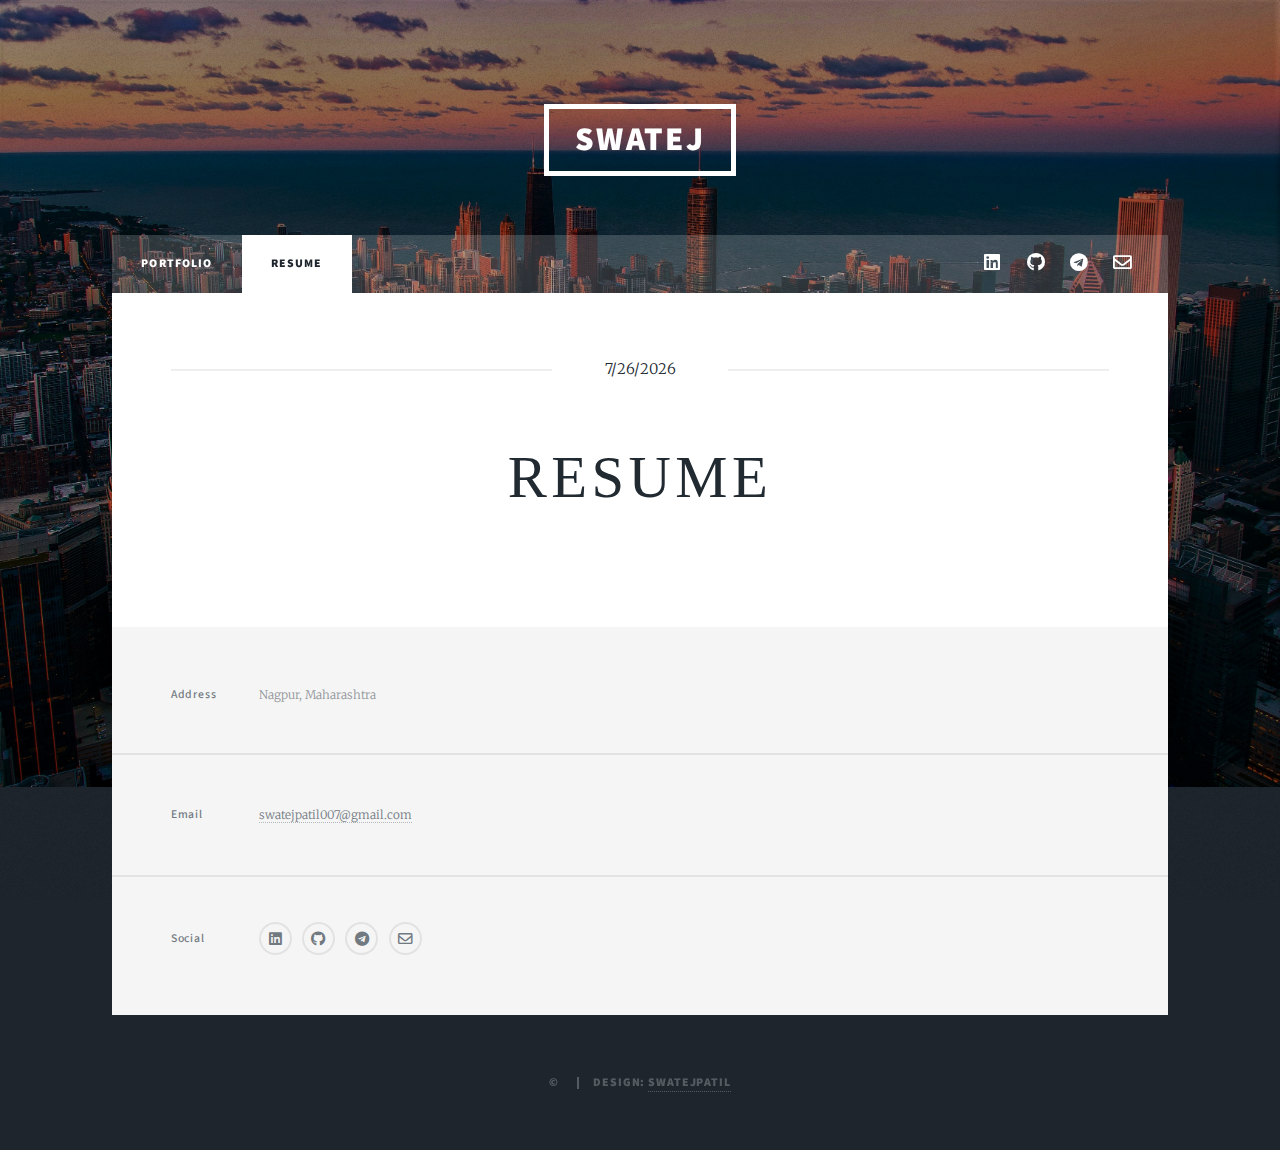
<file: generic.html>
<!DOCTYPE HTML>
<!--
	Massively by HTML5 UP
	html5up.net | @ajlkn
	Free for personal and commercial use under the CCA 3.0 license (html5up.net/license)
-->
<html>
	<head>
		<title>Swatej Patil | Programmer, Web Developer & CS Student</title>
		<meta charset="utf-8" />
		<meta name="viewport" content="width=device-width, initial-scale=1, user-scalable=no" />
		<link rel="stylesheet" href="assets/css/main.css" />
		<noscript><link rel="stylesheet" href="assets/css/noscript.css" /></noscript>
	</head>
	<body class="is-preload">

		<!-- Wrapper -->
			<div id="wrapper">

				<!-- Header -->
					<header id="header">
						<a href="index.html" class="logo">Swatej</a>
					</header>

				<!-- Nav -->
					<nav id="nav">
						<ul class="links">
							<li><a href="index.html">Portfolio</a></li>
							<li class="active"><a href="generic.html">Resume</a></li>
							<!-- <li><a href="elements.html">Elements Reference</a></li> -->
						</ul>
						<ul class="icons">
							<li><a href="https://www.linkedin.com/in/swatej-patil-725001202/" class="icon brands fa-linkedin"><span
								class="label">LinedIn</span></a></li>
					<li><a href="https://github.com/SwatejPatil" class="icon brands fa-github"><span
								class="label">GitHub</span></a></li>
					<li><a href=" https://t.me/Agent_Of_Chaoss" class="icon brands fa-telegram"><span
								class="label">Telegram</span></a></li>
					<li><a href="https://swatejpatil007@gmail.com" class="icon fa-envelope"><span
								class="label">Email</span></a>
						</ul>
					</nav>

				<!-- Main -->
					<div id="main">

						<!-- Post -->
							<section class="post">
								<header class="major">
									<span class="date"><script> document.write(new Date().toLocaleDateString());</script></span>
									<h1>RESUME</h1>
									
								</header>
								
							</section>

					</div>

				<!-- Footer -->
					<footer id="footer">
						
						<section class="split contact">
							<section class="alt">
								<h3>Address</h3>
								<p>
									Nagpur, Maharashtra</p>
							</section>
			
							<section>
								<h3>Email</h3>
								<p><a href="swatejpatil007@gmail.com">swatejpatil007@gmail.com</a></p>
							</section>
							<section>
								<h3>Social</h3>
								<ul class="icons alt">
									<li><a href="https://www.linkedin.com/in/swatej-patil-725001202/"
											class="icon brands fa-linkedin"><span class="label">LinedIn</span></a></li>
									<li><a href="https://github.com/SwatejPatil" class="icon brands fa-github"><span
												class="label">GitHub</span></a></li>
									<li><a href=" https://t.me/Agent_Of_Chaoss" class="icon brands fa-telegram"><span
												class="label">Telegram</span></a></li>
									<li><a href="swatejpatil007@gmail.com" class="icon fa-envelope"><span
												class="label">Email</span></a></li>
								</ul>
							</section>
						</section>
					</footer>

				<!-- Copyright -->
				<div id="copyright">
					<ul>
						<li>&copy; </li>
						<li>Design: <a href="#">SwatejPatil</a></li>
					</ul>
				</div>

			</div>

		<!-- Scripts -->
			<script src="assets/js/jquery.min.js"></script>
			<script src="assets/js/jquery.scrollex.min.js"></script>
			<script src="assets/js/jquery.scrolly.min.js"></script>
			<script src="assets/js/browser.min.js"></script>
			<script src="assets/js/breakpoints.min.js"></script>
			<script src="assets/js/util.js"></script>
			<script src="assets/js/main.js"></script>

	</body>
</html>
</file>
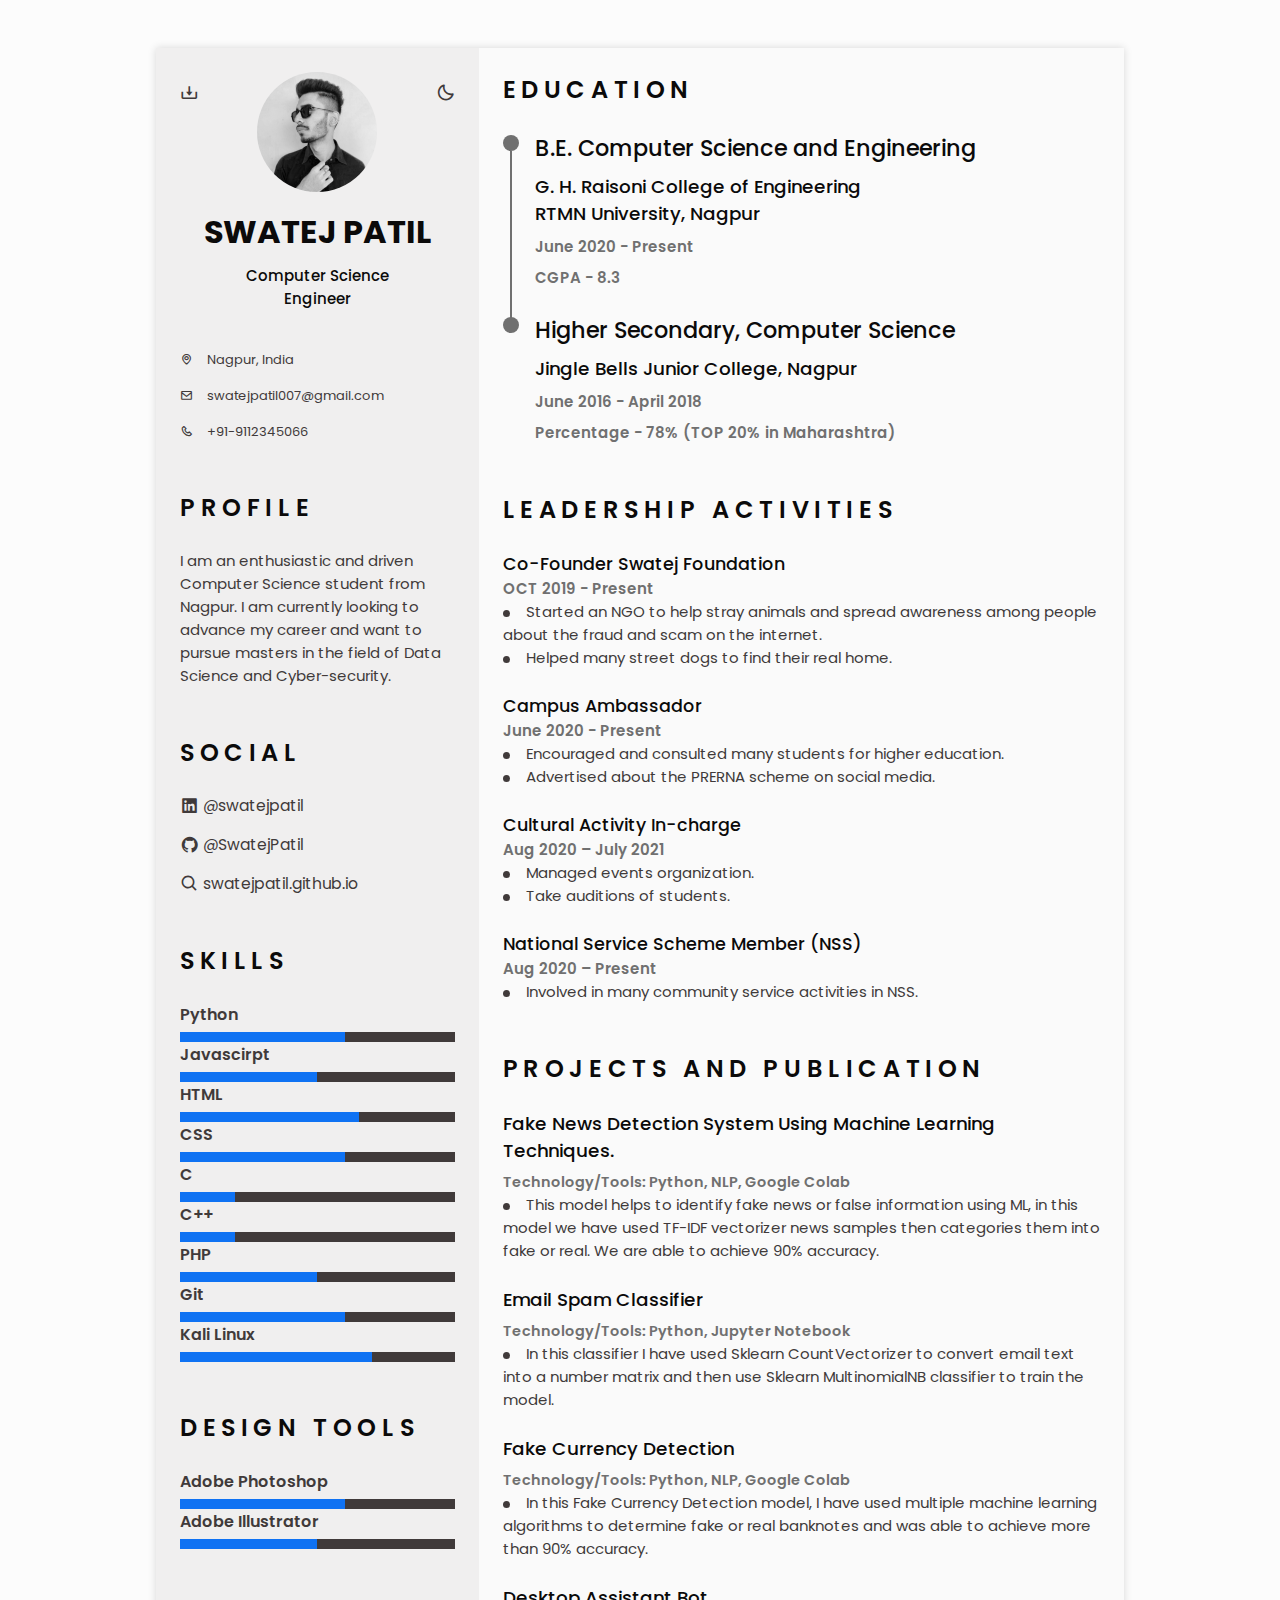
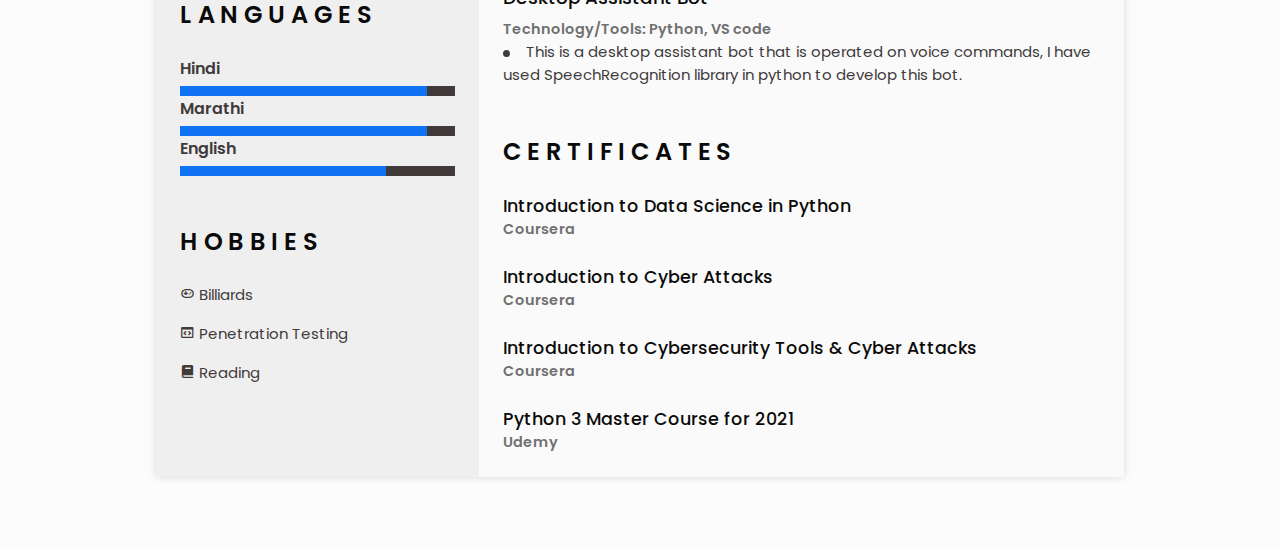
<file: resume.html>
<!DOCTYPE html>
<html lang="en">

<head>
    <meta charset="UTF-8">
    <meta name="viewport" content="width=device-width, initial-scale=1.0">

    <!-- BOX ICONS -->
    <link rel="stylesheet" href="https://cdn.jsdelivr.net/npm/boxicons@latest/css/boxicons.min.css">

    <!-- CSS -->
    <link rel="stylesheet" href="assets2/css/styles.css">

    <!-- Favicon -->
    <link rel="icon" href="assets2/img/swatej.jpeg" type="image/jpg">

    <title>Swatej Patil</title>
</head>

<body>
    <!-- HEADER -->
    <header class="l-header" id="header">
        <nav class="nav bd-container">
            <a href="#" class="nav_logo">Swatej Patil</a>
            <div class="nav_menu" id="nav-menu">
                <ul class="nav_list">
                    <li class="nav_item">
                        <a href="#home" class="nav_link active-link">
                            <i class='bx bx-home nav_icon'></i>Home
                        </a>
                    </li>
                    <li class="nav_item">
                        <a href="#profile" class="nav_link">
                            <i class='bx bx-user nav_icon'></i>Profile
                        </a>
                    </li>

                    <li class="nav_item">
                        <a href="#skills" class="nav_link">
                            <i class='bx bx-receipt nav_icon'></i>Skills
                        </a>
                    </li>
                    <li class="nav_item">
                        <a href="#edu" class="nav_link">
                            <i class='bx bx-briefcase-alt nav_icon'></i>Education
                        </a>
                    </li>
                    <li class="nav_item">
                        <a href="#activities" class="nav_link">
                            <i class='bx bx-award nav_icon'></i>Activities
                        </a>
                    </li>
                    <li class="nav_item">
                        <a href="#project" class="nav_link">
                            <i class='bx bx-code nav_icon'></i>Projects
                        </a>
                    </li>
                    <li class="nav_item">
                        <a href="#certificate" class="nav_link">
                            <i class='bx bx-certification nav_icon'></i>Certificate
                        </a>
                    </li>
                </ul>
            </div>
            <div class="nav_toggle" id="nav-toggle">
                <i class='bx bx-grid-alt'></i>
            </div>
        </nav>
    </header>

    <main class="l-main bd-container">
        <!-- All elements within this div, is generated in PDF -->
        <div class="resume" id="area-cv">
            <div class="resume__left">
                <!-- HOME -->
                <section class="home" id="home">
                    <div class="home_containter section bd-grid">
                        <div class="home_data bd-grid">
                            <img src="assets2/img/swatej.jpeg" alt="" class="home_img center">
                            <h1 class="home_title"> <b>SWATEJ PATIL</b></h1>
                            <h3 class="home_profession">Computer Science <br> Engineer</h3>
                            <!-- Button to generate and download the pdf. Available for desktop. -->
                            <div>
                                <a download="" href="assets2/pdf/SwatejPatil-resume.pdf"
                                    class="home_button-movil">Download</a>
                            </div>
                        </div>
                        <div class="home_address bd-grid">
                            <span class="home_information">
                                <i class="bx bx-map"> &nbsp; </i> Nagpur, India
                            </span>
                            <span class="home_information">
                                <i class="bx bx-envelope"> &nbsp; </i> swatejpatil007@gmail.com
                            </span>
                            <span class="home_information">
                                <i class="bx bx-phone"> &nbsp; </i> +91-9112345066
                            </span>
                        </div>
                    </div>

                    <!-- Theme change button -->
                    <i class="bx bx-moon change-theme" title="Theme" id="theme-button"></i>

                    <!-- Button to generate and download the pdf. Available for desktop -->
                    <i class="bx bx-download generate-pdf" title="Generate PDF" id="resume-button"></i>
                </section>

                <!-- PROFILE -->
                <section class="profile section" id="profile">
                    <h2 class="section-title">Profile</h2>
                    <p class="profile_description">
                        I am an enthusiastic and driven Computer Science student from Nagpur. I am currently looking to
                        advance my career and want to pursue masters in the field of Data Science and Cyber-security.
                    </p>
                </section>



                <!-- SOCIAL -->
                <section class="social section">
                    <h2 class="section-title">SOCIAL</h2>
                    <div class="social_container bd-grid">
                        <a href="https://www.linkedin.com/in/swatejpatil/" target="_blank" class="social_link">
                            <i class="bx bxl-linkedin-square social_icon"></i> @swatejpatil
                        </a>
                        <a href="https://github.com/SwatejPatil/" target="_blank" class="social_link">
                            <i class="bx bxl-github social_icon"></i> @SwatejPatil
                        </a>
                        <a href="https://swatejpatil.github.io" target="_blank" class="social_link">
                            <i class="bx bx-search social_icon"></i> swatejpatil.github.io
                        </a>

                    </div>
                </section>



                <!-- SKILLS  -->
                <section class="skills section" id="skills">
                    <h2 class="section-title">Skills</h2>
                    <ul>
                        <li>
                            <span class="skill_name">Python</span>
                            <span class="percentage">
                                <div style="width: 60%;"></div>
                            </span>
                        </li>

                        <li>
                            <span class="skill_name">Javascirpt</span>
                            <span class="percentage">
                                <div style="width: 50%;"></div>
                            </span>
                        </li>

                        <li>
                            <span class="skill_name">HTML</span>
                            <span class="percentage">
                                <div style="width: 65%;"></div>
                            </span>
                        </li>

                        <li>
                            <span class="skill_name">CSS</span>
                            <span class="percentage">
                                <div style="width: 60%;"></div>
                            </span>
                        </li>

                        <li>
                            <span class="skill_name">C</span>
                            <span class="percentage">
                                <div style="width: 20%;"></div>
                            </span>
                        </li>

                        <li>
                            <span class="skill_name">C++</span>
                            <span class="percentage">
                                <div style="width: 20%;"></div>
                            </span>
                        </li>
                        <li>
                            <span class="skill_name">PHP</span>
                            <span class="percentage">
                                <div style="width: 50%;"></div>
                            </span>
                        </li>
                        <li>
                            <span class="skill_name">Git</span>
                            <span class="percentage">
                                <div style="width: 60%;"></div>
                            </span>
                        </li>
                        <li>
                            <span class="skill_name">Kali Linux</span>
                            <span class="percentage">
                                <div style="width: 70%;"></div>
                            </span>
                        </li>

                        <section class="skills section" id="skills"></section>
                        <h2 class="section-title">Design Tools</h2>
                        <li>
                            <span class="skill_name">Adobe Photoshop</span>
                            <span class="percentage">
                                <div style="width: 60%;"></div>
                            </span>
                        </li>
                        <li>
                            <span class="skill_name">Adobe Illustrator</span>
                            <span class="percentage">
                                <div style="width: 50%;"></div>
                            </span>
                        </li>
                    </ul>
                

                </section>

                <!-- Languages  -->
                <section class="skills section" id="skills">
                    <h2 class="section-title">Languages</h2>
                    <ul>
                        <li>
                            <span class="skill_name">Hindi</span>
                            <span class="percentage">
                                <div style="width: 90%;"></div>
                            </span>
                        </li>

                        <li>
                            <span class="skill_name">Marathi</span>
                            <span class="percentage">
                                <div style="width: 90%;"></div>
                            </span>
                        </li>

                        <li>
                            <span class="skill_name">English</span>
                            <span class="percentage">
                                <div style="width: 75%;"></div>
                            </span>
                        </li>
                </section>

                <!-- HOBBIES -->
                <section class="social section">
                    <h2 class="section-title">HOBBIES</h2>
                    <div class="social_container bd-grid">

                        <div class="interests_content">
                            <i class="bx bx-joystick-alt interests_icon "></i>
                            <span class="interests_name">Billiards</span>
                        </div>
                        <div class="interests_content">
                            <i class="bx bx-code-block interests_icon "></i>
                            <span class="interests_name">Penetration Testing</span>
                        </div>
                        <div class="interests_content">
                            <i class="bx bxs-book interests_icon "></i>
                            <span class="interests_name">Reading</span>
                        </div>

                    </div>
                </section>

            </div>
            <div class="resume__right">



                <!-- Education -->
                <section class="edu section" id="edu">
                    <h2 class="section-title">Education</h2>
                    <div class="edu_container bd-grid">
                        <div class="edu_content">
                            <div class="edu_time">
                                <span class="edu_rounder"></span>
                                <span class="edu_line"></span>
                            </div>
                            <div class="edu_data bd-grid">
                                <h3 class="edu_title">B.E. Computer Science and Engineering</h3>
                                <h1 class="edu_college">G. H. Raisoni College of Engineering <br>RTMN University,
                                    Nagpur </h1>
                                <span class="edu_period">June 2020 - Present</span>
                                <p class="edu_description">
                                    CGPA - 8.3
                                </p>
                            </div>
                        </div>
                        <div class="edu_content">
                            <div class="edu_time">
                                <span class="edu_rounder"></span>
                                <!-- <span class="edu_line"></span> -->
                            </div>
                            <div class="edu_data bd-grid">
                                <h3 class="edu_title">Higher Secondary, Computer Science</h3>
                                <h1 class="edu_college">Jingle Bells Junior College, Nagpur </h1>
                                <span class="edu_period">June 2016 - April 2018 </span>
                                <p class="edu_description">
                                    Percentage - 78% (TOP 20% in Maharashtra)
                                </p>
                            </div>
                        </div>
                    </div>
                </section>

                <!-- Leadership Activities -->
                <section class="activities section" id="activities">
                    <h2 class="section-title">Leadership Activities</h2>
                    <div class="activitiest_container bd-grid">

                        <div class="activities_content">
                            <h3 class="activities_title">Co-Founder Swatej Foundation
                            </h3>
                            <span class="edu_period">OCT 2019 - Present</span>
                            <p class="activities_description">
                                <span class="skills_circle"></span>
                                Started an NGO to help stray animals and spread awareness among people about the fraud
                                and scam on the internet.
                            </p>
                            <p class="activities_description">
                                <span class="skills_circle"></span>
                                Helped many street dogs to find their real home.
                            </p>
                        </div>

                        <div class="activities_content">
                            <h3 class="activities_title">Campus Ambassador
                            </h3>
                            <span class="edu_period">June 2020 - Present</span>
                            <p class="activities_description">
                                <span class="skills_circle"></span>
                                Encouraged and consulted many students for higher education.
                                <br>
                                <span class="skills_circle"></span>
                                Advertised about the PRERNA scheme on social media.
                            </p>
                        </div>

                        <div class="activities_content">
                            <h3 class="activities_title">Cultural Activity In-charge
                            </h3>
                            <span class="edu_period">Aug 2020 – July 2021</span>
                            <p class="activities_description">
                                <span class="skills_circle"></span>
                                Managed events organization.
                                <br>
                                <span class="skills_circle"></span>
                                Take auditions of students.
                            </p>
                        </div>

                        <div class="activities_content">
                            <h3 class="activities_title">National Service Scheme Member (NSS)
                            </h3>
                            <span class="edu_period">Aug 2020 – Present</span>
                            <p class="activities_description">
                                <span class="skills_circle"></span>
                                Involved in many community service activities in NSS.
                            </p>
                        </div>
                    </div>
                </section>
                <!-- Projects and Publication -->
                <section class="project section" id="project">
                    <h2 class="section-title">Projects and Publication</h2>
                    <div class="project_container bd-grid">
                        <div class="project_content">
                            <a href="https://github.com/SwatejPatil/Fake-News-Detection" target="_blank">
                                <h3 class="project_title">Fake News Detection System Using Machine Learning Techniques.
                                </h3>
                            </a>
                            <h3 id="tools-used">Technology/Tools: Python, NLP, Google Colab</h3>
                            <p class="project_description">
                                <span class="skills_circle"></span>
                                This model helps to identify fake news or false information using ML, in this model we
                                have used TF-IDF vectorizer
                                news samples then categories them into fake or real. We are able to achieve 90%
                                accuracy.
                            </p>
                        </div>
                        <div class="project_content">
                            <a href="https://github.com/SwatejPatil/Email-Spam-Detection" target="_blank">
                                <h3 class="project_title">Email Spam Classifier <br> </h3>
                            </a>
                            <h3 id="tools-used">Technology/Tools: Python, Jupyter Notebook</h3>
                            <p class="project_description">
                                <span class="skills_circle"></span>
                                In this classifier I have used
                                Sklearn CountVectorizer to convert email text into a number matrix and then use Sklearn
                                MultinomialNB classifier to train the model.

                            </p>
                        </div>

                        <div class="project_content">
                            <a href="https://github.com/SwatejPatil/Fake-Currency-Detection" target="_blank">
                                <h3 class="project_title">Fake Currency Detection
                                </h3>
                            </a>
                            <h3 id="tools-used">Technology/Tools: Python, NLP, Google Colab</h3>
                            <p class="project_description">
                                <span class="skills_circle"></span>
                                In this Fake Currency Detection model, I have used multiple machine learning algorithms
                                to determine fake or real banknotes and was able to achieve more than 90% accuracy.
                            </p>
                        </div>

                        <div class="project_content">
                            <a href="https://github.com/SwatejPatil/Vironica-AI-Age-of-Ultron" target="_blank">
                                <h3 class="project_title">Desktop Assistant Bot</h3>
                            </a>
                            <h3 id="tools-used">Technology/Tools: Python, VS code</h3>
                            <p class="project_description">
                                <span class="skills_circle"></span>
                                This is a desktop assistant bot that is operated on voice commands, I have used
                                SpeechRecognition library in python to develop this bot.
                            </p>
                        </div>

                    </div>
                </section>

                <!-- CERTIFICATES -->
                <section class="certificate section" id="certificate">
                    <h2 class="section-title">Certificates</h2>
                    <div class="certificate_container bd-grid">
                        <div class="certificate_content">

                            <a href="https://www.coursera.org/account/accomplishments/certificate/QG83UC5TSJFG"
                                target="_blank">
                                <h3 class="certificate_title">Introduction to Data Science in Python</h3>
                            </a>
                            <p class="activities_description">
                            <h3 id="certificate-site">Coursera</h3>
                            </p>
                        </div>
                        <div class="certificate_content">
                            <a href="https://www.coursera.org/account/accomplishments/certificate/LD459MJCZSSH"
                                target="_blank">
                                <h3 class="certificate_title">Introduction to Cyber Attacks</h3>
                            </a>
                            <p class="activities_description">
                            <h3 id="certificate-site">Coursera</h3>

                            </p>
                        </div>
                        <div class="certificate_content">
                            <a href="https://www.coursera.org/account/accomplishments/certificate/ZKQ85CUP858J"
                                target="_blank" </a>
                                <h3 class="certificate_title">Introduction to Cybersecurity Tools &
                                    Cyber Attacks
                                </h3>
                            </a>

                            <p class="activities_description">
                            <h3 id="certificate-site">Coursera</h3>


                            </p>
                        </div>
                        <div class="certificate_content">
                            <a href="https://www.udemy.com/certificate/UC-e6600a5e-2810-4ab6-b35a-c3b8b5146857/"
                                target="_blank">
                                <h3 class="certificate_title">Python 3 Master Course for 2021</h3>
                            </a>

                            <p class="activities_description">
                            <h3 id="certificate-site">Udemy</h3>

                            </p>
                        </div>


                    </div>
                </section>


            </div>
        </div>
    </main>

    <!-- SCROLL TOP -->
    <a href="#" class="scrolltop" id="scrolltop">
        <i class="bx bx-up-arrow-alt scrolltop_icon"></i>
    </a>

    <!-- HTML2PDF -->
    <script src="assets2/js/html2pdf.bundle.min.js"></script>

    <!-- MAIN JS -->
    <script src="assets2/js/main.js"></script>
</body> <br>

</html>
</file>
<file: assets2/css/styles.css>
/* GOOGLE FONTS */
@import url('https://fonts.googleapis.com/css2?family=Poppins:wght@400;500;600&display=swap');

/* VARIABLES CSS */
:root {
  --header-height: 3rem;

  /* Colors */
  --title-color: #0b0a0a;
  --text-color: #403a3a;
  --text-color-light: #707070;
  --container-color: #fafafa;
  --container-color-alt: #f0efef;
  --body-color: #fcfcfc;

  /* Font and typography */
  --body-font: 'Poppins', sans-serif;
  --h1-font-size: 1.4rem;
  --h2-font-size: 1.15rem;
  --h3-font-size: .9rem;
  --normal-font-size: 0.938rem;
  --small-font-size: 0.975rem;
  --smaller-font-size: 0.813rem;

  /* Font weight */
  --font-medium: 500;
  --font-semi-bold: 600;

  /* Margins */
  --mb-1: 0.5rem;
  --mb-2: 1rem;
  --mb-3: 1.5rem;

  /* z index */
  --z-tooltip: 10;
  --z-fixed: 100;
}

/* BASE */
*,
::before,
::after {
  box-sizing: border-box;
}

html {
  scroll-behavior: smooth;
}

/* Variables Dark theme */
body.dark-theme{
  --title-color: #F2F2F2;
  --text-color: #BFBFBF;
  --container-color: #212121;
  --container-color-alt: #181616;
  --body-color: #2B2B2B;
}


/* Button Dark/Light */
.change-theme{
  position: absolute;
  right: 0;
  top: 2.2rem;
  display: flex;
  color: var(--text-color);
  font-size: 1.2rem;
  cursor: pointer;
}

.change-theme:hover{
  color: var(--text-color);
}
/* Font size variables to scale cv */
body.scale-cv{
  --h1-font-size: .938rem;
  --h2-font-size: .938rem;
  --h3-font-size: .875rem;
  --normal-font-size: 0.813rem;
  --small-font-size: 0.75rem;
  --smaller-font-size: 0.688rem;
}
/* Generate PDF button */
.generate-pdf{
  display: none;
  position: absolute;
  top: 2.2rem;
  left: 0;
  font-size: 1.2rem;
  color: var(--text-color);
  cursor: pointer;
}

.generate-pdf:hover{
  color: var(--title-color);
}
/* Classes modified to reduce size and print on A4 sheet */
.scale-cv .change-theme,
.scale-cv .generate-pdf{
  display: none;
}

.scale-cv .bd-container{
  max-width: 700px;
}

.scale-cv .section{
  padding: 1.5rem 0 .80rem;
}

.scale-cv .section-title{
  margin-bottom: .75rem;
}

.scale-cv .resume_left,
.scale-cv .resume_right{
  padding: 0 1rem;
}

.scale-cv .home_img{
  width: 85px;
  height: 85px;
}

.scale-cv .home_container{
  gap: 1rem;
}

.scale-cv .home_data{
  gap: .10rem;
}

.scale-cv .profile_description {
  font-size: 12px;
}

.scale-cv .home_address,
.scale-cv .social_container{
  gap: .55rem;
}

.scale-cv .home_icon,
.scale-cv .social_icon,
.scale-cv .interests_icon{
  font-size: 1rem;
}

.scale-cv .education_container,
.scale-cv .edu_container,
.scale-cv .project_container{
  gap: 0;
}

.scale-cv .education_time,
.scale-cv .edu_time{
  padding-right: 1rem;
}

.scale-cv .education_rounder,
.scale-cv .edu_rounder{
  width: 11px;
  height: 11px;
  margin-top: .2rem;
}

.scale-cv .education_line{
  width: 1px;
  height: 70px;
  transform: translate(5px, 0);
}

.scale-cv .education_title,
.scale-cv .education_studies{
  font-size: 12px;
}

.scale-cv .edu_line{
  width: 1px;
  height: 130px;
  transform: translate(5px, 0);
}

.scale-cv .education_data,
.scale-cv .edu_data{
  gap: .20rem;
  font-size: 12px;
}


.scale-cv .skills_name{
  margin-bottom: var(--mb-1);
  font-size: 13px;

}

.scale-cv .interests_container{
  column-gap: 1.5rem;
  font-size: 10px;
}

body {
  margin: 0 0 var(--header-height) 0;
  padding: 0;
  font-family: var(--body-font);
  font-size: var(--normal-font-size);
  background-color: var(--body-color);
  color: var(--text-color);
}

h1,
h2,
h3,
ul,
p {
  margin: 0;
}

h1,
h2,
h3 {
  color: var(--title-color);
  font-weight: var(--font-medium);
}

ul {
  padding: 0;
  list-style: none;
}

a {
  text-decoration: none;
}

img {
  max-width: 100%;
  height: auto;
}

/* CLASS CSS */
.section {
  padding: 1.5rem 0;
}

.section-title {
  font-size: 1.5rem;
  color: var(--title-color);
  font-weight: var(--font-semi-bold);
  text-transform: uppercase;
  letter-spacing: 0.35rem;
  text-align: center;
  margin-bottom: var(--mb-3);
}

/* LAYOUT */
.bd-container {
  max-width: 968px;
  width: calc(100% - 3rem);
  margin-left: var(--mb-3);
  margin-right: var(--mb-3);
}

.bd-grid {
  display: grid;
  gap: 1.5rem;
}

.l-header {
  width: 100%;
  position: fixed;
  bottom: 0;
  left: 0;
  z-index: var(--z-fixed);
  background-color: var(--body-color);
  box-shadow: 0 -1px 4px rgba(0, 0, 0, 0.1);
  transition: 0.3s;
}

/* NAV */
.nav {
  height: var(--header-height);
  display: flex;
  justify-content: space-between;
  align-items: center;
}

@media screen and (max-width: 968px) {
  .nav_menu {
    position: fixed;
    bottom: -100%;
    left: 0;
    width: 100%;
    padding: 2rem 1.5rem;
    background-color: var(--body-color);
    box-shadow: 0 1px 4px rgba(0, 0, 0, .1);
    border-radius: 1rem 1rem 0 0;
    z-index: var(--z-fixed);
    transition: 0.3s;
  }

.nav_logo, .nav_toggle {
  color: var(--title-color);
  font-weight: var(--font-medium);
}

.nav_toggle{
  font-size: 1.2rem;
  cursor: pointer;
}

.nav_item {
  text-align: center;
}

.nav_list {
  display: grid;
  grid-template-columns: repeat(3, 1fr);
  gap: 2rem;
}

.nav_link{
  display: flex;
  flex-direction: column;
  font-size: var(--smaller-font-size);
  color: var(--text-color-light);
  font-weight: var(--font-medium);
}

.nav_link:hover{
  color: var(--title-color);
}

.nav_icon {
  font-size: 1.2rem;
  margin-bottom: var(--mb-1);
}

/* Show menu */
.show-menu{
  bottom: var(--header-height);
}

/* Active menu link */
.active-link{
  color: var(--title-color);
}
}
/* HOME */
.home{
  position: relative;
}
.home_container{
  gap: 3rem;
}

.home_data{
  gap: .5rem;
  text-align: center;
}

.home_img{
  width: 120px;
  height: 120px;
  margin: auto;
  border-radius: 50%;
  justify-content: center;
  margin-bottom: var(--mb-1);
}

.home_title {
  font-size: 2rem;
}

.home_profession{
  font-size: var(--normal-font-size);
  margin-bottom: var(--mb-1);
}

.home_address{
  gap: 1rem;
}

.home_information{
  display: flex;
  align-items: center;
  font-size: var(--smaller-font-size);
}

.home_icon {
  font-size: 1.2rem;
  margin-right: 25rem;
}

.home_button-movil{
  display: inline-block;
  border: 2px solid var(--text-color);
  color: var(--title-color);
  padding: 1rem 2rem;
  border-radius: 25rem;
  transition: .3s;
  font-weight: var(--font-medium);
  margin-top: var(--mb-3);
}

.home_button-movil:hover{
  background-color: var(--text-color);
  color: var(--container-color);
}

/* SOCIAL */
.social_container{
  grid-template-columns: max-content;
  gap: 1rem;
}

.social_link{
  display: inline-flex;
  align-items: center;
  font-size: var(--small-font-size);
  color: var(--text-color);
}

.social_link:hover{
  color: var(--title-color);
}

.social_icon{
  font-size: 1.2rem;
  margin-right: .25rem;
}
/* PROFILE */
.profile_description{
  text-align: center;
}
/* EDUCATION AND edu */
.education_content,
.edu_content{
  display: flex;
}

.education_time,
.edu_time{
  padding-right: 1rem;
}

.education_rounder,
.edu_rounder{
  position: relative;
  display: block;
  width: 16px;
  height: 16px;
  background-color: var(--text-color-light);
  border-radius: 50%;
  margin-top: .25rem;
}

.education_line,
.edu_line{
  display: block;
  width: 2px;
  height: 110%;
  background-color: var(--text-color-light);
  transform: translate(7px, 0);
}

.education_data,
.edu_data{
  gap: .5rem;
}

.education_title,
.edu_title{
  font-size: var(--h1-font-size);
}
.edu_college{
  font-size: var(--h2-font-size);
}

.education_studies,
.edu_period,
.edu_description{
  font-size: var(--normal-font-size);
  color: var(--title-color);
  font-weight: var(--font-semi-bold);
  color: #707070;
}

.education_year{
  font-size: var(--smaller-font-size);
}
/* SKILLS AND LANGUAGES */


.skills_circle{
  display: inline-block;
  width: 7px;
  height: 7px;
  background-color: var(--text-color);
  border-radius: 50%;
  margin-right: .75rem;
}

.skills.section .skill_name{
  font-size: 1rem;
  font-weight: 600;
}

.skills.section .percentage{
  position: relative;
  width: 100%;
  height: 10px;
  background: var(--text-color);
  display: block;
  margin-top: 5px;
}

.skills.section .percentage div{
  position: absolute;
  top: 0;
  left: 0;
  height: 100%;
  background: rgb(15, 114, 243);
  
}
/* PROJECTS AND PUBLICATION */
.project_title{
  font-size: var(--h2-font-size);
  margin-bottom: var(--mb-1);
}

#tools-used{
  font-size: 0.9rem;
  font-weight: 600;
  color: #707070;

}

#certificate-site{
  font-size: 0.9rem;
  font-weight: 600;
  color: #707070;
}

/* HOBBIES */

#hobbie-name{
  display:flex;
  margin: 6px;
}

/* Scroll top */
.scrolltop{
  position: fixed;
  right: 1rem;
  bottom: 5rem;
  display: flex;
  justify-content: center;
  align-items: center;
  padding: .3rem;
  background-color: var(--container-color-alt);
  border-radius: .4rem;
  z-index: var(--z-tooltip);
  transition: .4s;
  /* visibility: hidden; */
}

.scrolltop_icon{
  font-size: 1.2rem;
  color: var(--text-color);
}

.show-scroll{
  visibility: visible;
  bottom: 5rem;
}
/*========== MEDIA QUERIES ==========*/
/* For small devices, menu two columns */
@media screen and (max-width: 320px){
  .nav_list{
    grid-template-columns: repeat(2, 1fr);
    gap: 1rem .5rem;
  }
}


/* Classes modified for large screen size */
@media screen and (min-width: 968px){
  body{
    margin: 3rem 0;
  }

  .bd-container{
    margin: auto;
    margin-right: auto;
  }

  .l-header,
  .scrolltop{
    display: none;
  }

  .resume{
    display: grid;
    grid-template-columns: .5fr 1fr;
    background-color: var(--container-color);
    box-shadow: 0 0 8px rgba(13, 12, 12, .15);
  }

  .resume__left{
    background-color: var(--container-color-alt);
  }

  .resume__left,
  .resume__right{
    padding: 0 1.5rem;
  }

  .generate-pdf{
    display: inline-block;
  }

  .section-title,
  .profile_description{
    text-align: initial;
    gap: 0;
  }

  .home__container{
    gap: 1.5rem;
  }

  .home_button-movil{
    display: none;
  }

  .references_container{
    grid-template-columns: repeat(2, 1fr);
  }

  .interests_container{
    grid-template-columns: repeat(4, max-content);
    column-gap: 3.5rem;
  }
}
</file>
<file: assets/css/main.css>
@import url(fontawesome-all.min.css);
@import url("https://fonts.googleapis.com/css?family=Merriweather:300,700,300italic,700italic|Source+Sans+Pro:900");

/*
	Massively by HTML5 UP
	html5up.net | @ajlkn
	Free for personal and commercial use under the CCA 3.0 license (html5up.net/license)
*/

html, body, div, span, applet, object,
iframe, h1, h2, h3, h4, h5, h6, p, blockquote,
pre, a, abbr, acronym, address, big, cite,
code, del, dfn, em, img, ins, kbd, q, s, samp,
small, strike, strong, sub, sup, tt, var, b,
u, i, center, dl, dt, dd, ol, ul, li, fieldset,
form, label, legend, table, caption, tbody,
tfoot, thead, tr, th, td, article, aside,
canvas, details, embed, figure, figcaption,
footer, header, hgroup, menu, nav, output, ruby,
section, summary, time, mark, audio, video {
	margin: 0;
	padding: 0;
	border: 0;
	font-size: 100%;
	font: inherit;
	vertical-align: baseline;}

article, aside, details, figcaption, figure,
footer, header, hgroup, menu, nav, section {
	display: block;}

body {
	line-height: 1;
}

ol, ul {
	list-style: none;
}

blockquote, q {
	quotes: none;
}

	blockquote:before, blockquote:after, q:before, q:after {
		content: '';
		content: none;
	}

table {
	border-collapse: collapse;
	border-spacing: 0;
}

body {
	-webkit-text-size-adjust: none;
}

mark {
	background-color: transparent;
	color: inherit;
}

input::-moz-focus-inner {
	border: 0;
	padding: 0;
}

input, select, textarea {
	-moz-appearance: none;
	-webkit-appearance: none;
	-ms-appearance: none;
	appearance: none;
}

/* Basic */

	@-ms-viewport {
		width: device-width;
	}

	body {
		-ms-overflow-style: scrollbar;
	}

	@media screen and (max-width: 480px) {

		html, body {
			min-width: 320px;
		}

	}

	html {
		box-sizing: border-box;
		scroll-behavior: smooth;
	}

	*, *:before, *:after {
		box-sizing: inherit;
	}

	body {
		background-color: #1e252d;
	}

		body.is-preload *, body.is-preload *:before, body.is-preload *:after {
			-moz-animation: none !important;
			-webkit-animation: none !important;
			-ms-animation: none !important;
			animation: none !important;
			-moz-transition: none !important;
			-webkit-transition: none !important;
			-ms-transition: none !important;
			transition: none !important;
		}

/* Type */

	html {
		font-size: 16pt;
	}

		@media screen and (max-width: 1680px) {

			html {
				font-size: 12pt;
			}

		}

		@media screen and (max-width: 1280px) {

			html {
				font-size: 11pt;
			}

		}

		@media screen and (max-width: 360px) {

			html {
				font-size: 10pt;
			}

		}

	body {
		color: #212931;
	}

	body, input, select, textarea {
		font-family: "Merriweather", Georgia, serif;
		font-weight: 300;
		font-size: 1rem;
		line-height: 2.375;
	}

	a {
		-moz-transition: color 0.2s ease-in-out, background-color 0.2s ease-in-out, border-color 0.2s ease-in-out, box-shadow 0.2s ease-in-out;
		-webkit-transition: color 0.2s ease-in-out, background-color 0.2s ease-in-out, border-color 0.2s ease-in-out, box-shadow 0.2s ease-in-out;
		-ms-transition: color 0.2s ease-in-out, background-color 0.2s ease-in-out, border-color 0.2s ease-in-out, box-shadow 0.2s ease-in-out;
		transition: color 0.2s ease-in-out, background-color 0.2s ease-in-out, border-color 0.2s ease-in-out, box-shadow 0.2s ease-in-out;
		border-bottom: dotted 1px;
		text-decoration: none;
		
	}

		a:hover {
			border-bottom-color: transparent;
		}

	strong, b {
		font-weight: 600;
	}

	em, i {
		font-style: italic;
	}

	p {
		text-align: justify;
		margin: 0 0 2rem 0;
	}

	h1, h2, h3, h4, h5, h6 {
		font-family: "Source Sans Pro", Helvetica, sans-serif;
		font-weight: 500;
		line-height: 1.5;
		letter-spacing: 0.075em;
		
		margin: 0 0 1rem 0;
	}

		h1 a, h2 a, h3 a, h4 a, h5 a, h6 a {
			border-bottom: 0;
			color: inherit;
			text-decoration: none;
		}

	h1 {
		transition: transform .2s;
		font-size: 5rem;
		line-height: 1.1;
		margin: 0 0 2rem 0;
		font-family: 'Knewave', cursive;
	}
	#p{
		font-weight: 100;
		font-family: 'Roboto', sans-serif;

	}
	#svg{
		padding: 0px;
		margin: 0px;
		border: 0px;
		padding-bottom: 3rem;
		margin-top: -1.5rem;
	}

	h1:hover{
		transform: scale(1.1);
		
	}



	h2 {
		transition: transform .1s;
		font-size: 1.75rem;
		line-height: 1.3;
		margin: 0 0 1.5rem 0;
		text-transform: uppercase;
		
	}
	/* h2 a{
		font-size: 2rem;
	} */


	h3 {
		font-size: 1.25rem;
		margin: 0 0 1.5rem 0;
	}

	h4 {
		font-size: 1rem;
	}

	h5 {
		font-size: 0.9rem;
	}

	h6 {
		font-size: 0.8rem;
	}

	sub {
		font-size: 0.8rem;
		position: relative;
		top: 0.5rem;
	}

	sup {
		font-size: 0.8rem;
		position: relative;
		top: -0.5rem;
	}

	blockquote {
		border-left: solid 4px;
		font-style: italic;
		margin: 0 0 2rem 0;
		padding: 0.5rem 0 0.5rem 2rem;
	}

	code {
		border: solid 2px;
		font-family: "Courier New", monospace;
		font-size: 0.9rem;
		margin: 0 0.25rem;
		padding: 0.25rem 0.65rem;
	}

	pre {
		-webkit-overflow-scrolling: touch;
		font-family: "Courier New", monospace;
		font-size: 0.9rem;
		margin: 0 0 2rem 0;
	}

		pre code {
			display: block;
			line-height: 1.75;
			padding: 1rem 1.5rem;
			overflow-x: auto;
		}

	hr {
		border: 0;
		border-bottom: solid 2px;
		margin: 3rem 0;
	}

		hr.major {
			margin: 5rem 0;
		}

	.align-left {
		text-align: left;
	}

	.align-center {
		text-align: center;
	}

	.align-right {
		text-align: right;
	}

	input, select, textarea {
		color: #212931;
	}

	a {
		color: #212931;
		border-bottom-color: rgba(33, 41, 49, 0.5);
		scroll-behavior: smooth;
		transition:0s;
	}

		a:hover {
			border-bottom-color: transparent;
			color: #18bfef !important;
		}

	strong, b {
		color: #212931;
	}

	h1, h2, h3, h4, h5, h6 {
		color: #212931;
	}

	blockquote {
		border-left-color: #eeeeee;
	}

	code {
		background: rgba(220, 220, 220, 0.25);
		border-color: #eeeeee;
	}

	hr {
		border-bottom-color: #eeeeee;
	}

/* Row */

	.row {
		display: flex;
		flex-wrap: wrap;
		box-sizing: border-box;
		align-items: stretch;
	}

		.row > * {
			box-sizing: border-box;
		}

		.row.gtr-uniform > * > :last-child {
			margin-bottom: 0;
		}

		.row.aln-left {
			justify-content: flex-start;
		}

		.row.aln-center {
			justify-content: center;
		}

		.row.aln-right {
			justify-content: flex-end;
		}

		.row.aln-top {
			align-items: flex-start;
		}

		.row.aln-middle {
			align-items: center;
		}

		.row.aln-bottom {
			align-items: flex-end;
		}

		.row > .imp {
			order: -1;
		}

		.row > .col-1 {
			width: 8.33333%;
		}

		.row > .off-1 {
			margin-left: 8.33333%;
		}

		.row > .col-2 {
			width: 16.66667%;
		}

		.row > .off-2 {
			margin-left: 16.66667%;
		}

		.row > .col-3 {
			width: 25%;
		}

		.row > .off-3 {
			margin-left: 25%;
		}

		.row > .col-4 {
			width: 33.33333%;
		}

		.row > .off-4 {
			margin-left: 33.33333%;
		}

		.row > .col-5 {
			width: 41.66667%;
		}

		.row > .off-5 {
			margin-left: 41.66667%;
		}

		.row > .col-6 {
			width: 50%;
		}

		.row > .off-6 {
			margin-left: 50%;
		}

		.row > .col-7 {
			width: 58.33333%;
		}

		.row > .off-7 {
			margin-left: 58.33333%;
		}

		.row > .col-8 {
			width: 66.66667%;
		}

		.row > .off-8 {
			margin-left: 66.66667%;
		}

		.row > .col-9 {
			width: 75%;
		}

		.row > .off-9 {
			margin-left: 75%;
		}

		.row > .col-10 {
			width: 83.33333%;
		}

		.row > .off-10 {
			margin-left: 83.33333%;
		}

		.row > .col-11 {
			width: 91.66667%;
		}

		.row > .off-11 {
			margin-left: 91.66667%;
		}

		.row > .col-12 {
			width: 100%;
		}

		.row > .off-12 {
			margin-left: 100%;
		}

		.row.gtr-0 {
			margin-top: 0;
			margin-left: 0rem;
		}

			.row.gtr-0 > * {
				padding: 0 0 0 0rem;
			}

			.row.gtr-0.gtr-uniform {
				margin-top: 0rem;
			}

				.row.gtr-0.gtr-uniform > * {
					padding-top: 0rem;
				}

		.row.gtr-25 {
			margin-top: 0;
			margin-left: -0.375rem;
		}

			.row.gtr-25 > * {
				padding: 0 0 0 0.375rem;
			}

			.row.gtr-25.gtr-uniform {
				margin-top: -0.375rem;
			}

				.row.gtr-25.gtr-uniform > * {
					padding-top: 0.375rem;
				}

		.row.gtr-50 {
			margin-top: 0;
			margin-left: -0.75rem;
		}

			.row.gtr-50 > * {
				padding: 0 0 0 0.75rem;
			}

			.row.gtr-50.gtr-uniform {
				margin-top: -0.75rem;
			}

				.row.gtr-50.gtr-uniform > * {
					padding-top: 0.75rem;
				}

		.row {
			margin-top: 0;
			margin-left: -1.5rem;
		}

			.row > * {
				padding: 0 0 0 1.5rem;
			}

			.row.gtr-uniform {
				margin-top: -1.5rem;
			}

				.row.gtr-uniform > * {
					padding-top: 1.5rem;
				}

		.row.gtr-150 {
			margin-top: 0;
			margin-left: -2.25rem;
		}

			.row.gtr-150 > * {
				padding: 0 0 0 2.25rem;
			}

			.row.gtr-150.gtr-uniform {
				margin-top: -2.25rem;
			}

				.row.gtr-150.gtr-uniform > * {
					padding-top: 2.25rem;
				}

		.row.gtr-200 {
			margin-top: 0;
			margin-left: -3rem;
		}

			.row.gtr-200 > * {
				padding: 0 0 0 3rem;
			}

			.row.gtr-200.gtr-uniform {
				margin-top: -3rem;
			}

				.row.gtr-200.gtr-uniform > * {
					padding-top: 3rem;
				}

		@media screen and (max-width: 1680px) {

			.row {
				display: flex;
				flex-wrap: wrap;
				box-sizing: border-box;
				align-items: stretch;
			}

				.row > * {
					box-sizing: border-box;
				}

				.row.gtr-uniform > * > :last-child {
					margin-bottom: 0;
				}

				.row.aln-left {
					justify-content: flex-start;
				}

				.row.aln-center {
					justify-content: center;
				}

				.row.aln-right {
					justify-content: flex-end;
				}

				.row.aln-top {
					align-items: flex-start;
				}

				.row.aln-middle {
					align-items: center;
				}

				.row.aln-bottom {
					align-items: flex-end;
				}

				.row > .imp-xlarge {
					order: -1;
				}

				.row > .col-1-xlarge {
					width: 8.33333%;
				}

				.row > .off-1-xlarge {
					margin-left: 8.33333%;
				}

				.row > .col-2-xlarge {
					width: 16.66667%;
				}

				.row > .off-2-xlarge {
					margin-left: 16.66667%;
				}

				.row > .col-3-xlarge {
					width: 25%;
				}

				.row > .off-3-xlarge {
					margin-left: 25%;
				}

				.row > .col-4-xlarge {
					width: 33.33333%;
				}

				.row > .off-4-xlarge {
					margin-left: 33.33333%;
				}

				.row > .col-5-xlarge {
					width: 41.66667%;
				}

				.row > .off-5-xlarge {
					margin-left: 41.66667%;
				}

				.row > .col-6-xlarge {
					width: 50%;
				}

				.row > .off-6-xlarge {
					margin-left: 50%;
				}

				.row > .col-7-xlarge {
					width: 58.33333%;
				}

				.row > .off-7-xlarge {
					margin-left: 58.33333%;
				}

				.row > .col-8-xlarge {
					width: 66.66667%;
				}

				.row > .off-8-xlarge {
					margin-left: 66.66667%;
				}

				.row > .col-9-xlarge {
					width: 75%;
				}

				.row > .off-9-xlarge {
					margin-left: 75%;
				}

				.row > .col-10-xlarge {
					width: 83.33333%;
				}

				.row > .off-10-xlarge {
					margin-left: 83.33333%;
				}

				.row > .col-11-xlarge {
					width: 91.66667%;
				}

				.row > .off-11-xlarge {
					margin-left: 91.66667%;
				}

				.row > .col-12-xlarge {
					width: 100%;
				}

				.row > .off-12-xlarge {
					margin-left: 100%;
				}

				.row.gtr-0 {
					margin-top: 0;
					margin-left: 0rem;
				}

					.row.gtr-0 > * {
						padding: 0 0 0 0rem;
					}

					.row.gtr-0.gtr-uniform {
						margin-top: 0rem;
					}

						.row.gtr-0.gtr-uniform > * {
							padding-top: 0rem;
						}

				.row.gtr-25 {
					margin-top: 0;
					margin-left: -0.375rem;
				}

					.row.gtr-25 > * {
						padding: 0 0 0 0.375rem;
					}

					.row.gtr-25.gtr-uniform {
						margin-top: -0.375rem;
					}

						.row.gtr-25.gtr-uniform > * {
							padding-top: 0.375rem;
						}

				.row.gtr-50 {
					margin-top: 0;
					margin-left: -0.75rem;
				}

					.row.gtr-50 > * {
						padding: 0 0 0 0.75rem;
					}

					.row.gtr-50.gtr-uniform {
						margin-top: -0.75rem;
					}

						.row.gtr-50.gtr-uniform > * {
							padding-top: 0.75rem;
						}

				.row {
					margin-top: 0;
					margin-left: -1.5rem;
				}

					.row > * {
						padding: 0 0 0 1.5rem;
					}

					.row.gtr-uniform {
						margin-top: -1.5rem;
					}

						.row.gtr-uniform > * {
							padding-top: 1.5rem;
						}

				.row.gtr-150 {
					margin-top: 0;
					margin-left: -2.25rem;
				}

					.row.gtr-150 > * {
						padding: 0 0 0 2.25rem;
					}

					.row.gtr-150.gtr-uniform {
						margin-top: -2.25rem;
					}

						.row.gtr-150.gtr-uniform > * {
							padding-top: 2.25rem;
						}

				.row.gtr-200 {
					margin-top: 0;
					margin-left: -3rem;
				}

					.row.gtr-200 > * {
						padding: 0 0 0 3rem;
					}

					.row.gtr-200.gtr-uniform {
						margin-top: -3rem;
					}

						.row.gtr-200.gtr-uniform > * {
							padding-top: 3rem;
						}

		}

		@media screen and (max-width: 1280px) {

			.row {
				display: flex;
				flex-wrap: wrap;
				box-sizing: border-box;
				align-items: stretch;
			}

				.row > * {
					box-sizing: border-box;
				}

				.row.gtr-uniform > * > :last-child {
					margin-bottom: 0;
				}

				.row.aln-left {
					justify-content: flex-start;
				}

				.row.aln-center {
					justify-content: center;
				}

				.row.aln-right {
					justify-content: flex-end;
				}

				.row.aln-top {
					align-items: flex-start;
				}

				.row.aln-middle {
					align-items: center;
				}

				.row.aln-bottom {
					align-items: flex-end;
				}

				.row > .imp-large {
					order: -1;
				}

				.row > .col-1-large {
					width: 8.33333%;
				}

				.row > .off-1-large {
					margin-left: 8.33333%;
				}

				.row > .col-2-large {
					width: 16.66667%;
				}

				.row > .off-2-large {
					margin-left: 16.66667%;
				}

				.row > .col-3-large {
					width: 25%;
				}

				.row > .off-3-large {
					margin-left: 25%;
				}

				.row > .col-4-large {
					width: 33.33333%;
				}

				.row > .off-4-large {
					margin-left: 33.33333%;
				}

				.row > .col-5-large {
					width: 41.66667%;
				}

				.row > .off-5-large {
					margin-left: 41.66667%;
				}

				.row > .col-6-large {
					width: 50%;
				}

				.row > .off-6-large {
					margin-left: 50%;
				}

				.row > .col-7-large {
					width: 58.33333%;
				}

				.row > .off-7-large {
					margin-left: 58.33333%;
				}

				.row > .col-8-large {
					width: 66.66667%;
				}

				.row > .off-8-large {
					margin-left: 66.66667%;
				}

				.row > .col-9-large {
					width: 75%;
				}

				.row > .off-9-large {
					margin-left: 75%;
				}

				.row > .col-10-large {
					width: 83.33333%;
				}

				.row > .off-10-large {
					margin-left: 83.33333%;
				}

				.row > .col-11-large {
					width: 91.66667%;
				}

				.row > .off-11-large {
					margin-left: 91.66667%;
				}

				.row > .col-12-large {
					width: 100%;
				}

				.row > .off-12-large {
					margin-left: 100%;
				}

				.row.gtr-0 {
					margin-top: 0;
					margin-left: 0rem;
				}

					.row.gtr-0 > * {
						padding: 0 0 0 0rem;
					}

					.row.gtr-0.gtr-uniform {
						margin-top: 0rem;
					}

						.row.gtr-0.gtr-uniform > * {
							padding-top: 0rem;
						}

				.row.gtr-25 {
					margin-top: 0;
					margin-left: -0.375rem;
				}

					.row.gtr-25 > * {
						padding: 0 0 0 0.375rem;
					}

					.row.gtr-25.gtr-uniform {
						margin-top: -0.375rem;
					}

						.row.gtr-25.gtr-uniform > * {
							padding-top: 0.375rem;
						}

				.row.gtr-50 {
					margin-top: 0;
					margin-left: -0.75rem;
				}

					.row.gtr-50 > * {
						padding: 0 0 0 0.75rem;
					}

					.row.gtr-50.gtr-uniform {
						margin-top: -0.75rem;
					}

						.row.gtr-50.gtr-uniform > * {
							padding-top: 0.75rem;
						}

				.row {
					margin-top: 0;
					margin-left: -1.5rem;
				}

					.row > * {
						padding: 0 0 0 1.5rem;
					}

					.row.gtr-uniform {
						margin-top: -1.5rem;
					}

						.row.gtr-uniform > * {
							padding-top: 1.5rem;
						}

				.row.gtr-150 {
					margin-top: 0;
					margin-left: -2.25rem;
				}

					.row.gtr-150 > * {
						padding: 0 0 0 2.25rem;
					}

					.row.gtr-150.gtr-uniform {
						margin-top: -2.25rem;
					}

						.row.gtr-150.gtr-uniform > * {
							padding-top: 2.25rem;
						}

				.row.gtr-200 {
					margin-top: 0;
					margin-left: -3rem;
				}

					.row.gtr-200 > * {
						padding: 0 0 0 3rem;
					}

					.row.gtr-200.gtr-uniform {
						margin-top: -3rem;
					}

						.row.gtr-200.gtr-uniform > * {
							padding-top: 3rem;
						}

		}

		@media screen and (max-width: 980px) {

			.row {
				display: flex;
				flex-wrap: wrap;
				box-sizing: border-box;
				align-items: stretch;
			}

				.row > * {
					box-sizing: border-box;
				}

				.row.gtr-uniform > * > :last-child {
					margin-bottom: 0;
				}

				.row.aln-left {
					justify-content: flex-start;
				}

				.row.aln-center {
					justify-content: center;
				}

				.row.aln-right {
					justify-content: flex-end;
				}

				.row.aln-top {
					align-items: flex-start;
				}

				.row.aln-middle {
					align-items: center;
				}

				.row.aln-bottom {
					align-items: flex-end;
				}

				.row > .imp-medium {
					order: -1;
				}

				.row > .col-1-medium {
					width: 8.33333%;
				}

				.row > .off-1-medium {
					margin-left: 8.33333%;
				}

				.row > .col-2-medium {
					width: 16.66667%;
				}

				.row > .off-2-medium {
					margin-left: 16.66667%;
				}

				.row > .col-3-medium {
					width: 25%;
				}

				.row > .off-3-medium {
					margin-left: 25%;
				}

				.row > .col-4-medium {
					width: 33.33333%;
				}

				.row > .off-4-medium {
					margin-left: 33.33333%;
				}

				.row > .col-5-medium {
					width: 41.66667%;
				}

				.row > .off-5-medium {
					margin-left: 41.66667%;
				}

				.row > .col-6-medium {
					width: 50%;
				}

				.row > .off-6-medium {
					margin-left: 50%;
				}

				.row > .col-7-medium {
					width: 58.33333%;
				}

				.row > .off-7-medium {
					margin-left: 58.33333%;
				}

				.row > .col-8-medium {
					width: 66.66667%;
				}

				.row > .off-8-medium {
					margin-left: 66.66667%;
				}

				.row > .col-9-medium {
					width: 75%;
				}

				.row > .off-9-medium {
					margin-left: 75%;
				}

				.row > .col-10-medium {
					width: 83.33333%;
				}

				.row > .off-10-medium {
					margin-left: 83.33333%;
				}

				.row > .col-11-medium {
					width: 91.66667%;
				}

				.row > .off-11-medium {
					margin-left: 91.66667%;
				}

				.row > .col-12-medium {
					width: 100%;
				}

				.row > .off-12-medium {
					margin-left: 100%;
				}

				.row.gtr-0 {
					margin-top: 0;
					margin-left: 0rem;
				}

					.row.gtr-0 > * {
						padding: 0 0 0 0rem;
					}

					.row.gtr-0.gtr-uniform {
						margin-top: 0rem;
					}

						.row.gtr-0.gtr-uniform > * {
							padding-top: 0rem;
						}

				.row.gtr-25 {
					margin-top: 0;
					margin-left: -0.375rem;
				}

					.row.gtr-25 > * {
						padding: 0 0 0 0.375rem;
					}

					.row.gtr-25.gtr-uniform {
						margin-top: -0.375rem;
					}

						.row.gtr-25.gtr-uniform > * {
							padding-top: 0.375rem;
						}

				.row.gtr-50 {
					margin-top: 0;
					margin-left: -0.75rem;
				}

					.row.gtr-50 > * {
						padding: 0 0 0 0.75rem;
					}

					.row.gtr-50.gtr-uniform {
						margin-top: -0.75rem;
					}

						.row.gtr-50.gtr-uniform > * {
							padding-top: 0.75rem;
						}

				.row {
					margin-top: 0;
					margin-left: -1.5rem;
				}

					.row > * {
						padding: 0 0 0 1.5rem;
					}

					.row.gtr-uniform {
						margin-top: -1.5rem;
					}

						.row.gtr-uniform > * {
							padding-top: 1.5rem;
						}

				.row.gtr-150 {
					margin-top: 0;
					margin-left: -2.25rem;
				}

					.row.gtr-150 > * {
						padding: 0 0 0 2.25rem;
					}

					.row.gtr-150.gtr-uniform {
						margin-top: -2.25rem;
					}

						.row.gtr-150.gtr-uniform > * {
							padding-top: 2.25rem;
						}

				.row.gtr-200 {
					margin-top: 0;
					margin-left: -3rem;
				}

					.row.gtr-200 > * {
						padding: 0 0 0 3rem;
					}

					.row.gtr-200.gtr-uniform {
						margin-top: -3rem;
					}

						.row.gtr-200.gtr-uniform > * {
							padding-top: 3rem;
						}

		}

		@media screen and (max-width: 736px) {

			.row {
				display: flex;
				flex-wrap: wrap;
				box-sizing: border-box;
				align-items: stretch;
			}

				.row > * {
					box-sizing: border-box;
				}

				.row.gtr-uniform > * > :last-child {
					margin-bottom: 0;
				}

				.row.aln-left {
					justify-content: flex-start;
				}

				.row.aln-center {
					justify-content: center;
				}

				.row.aln-right {
					justify-content: flex-end;
				}

				.row.aln-top {
					align-items: flex-start;
				}

				.row.aln-middle {
					align-items: center;
				}

				.row.aln-bottom {
					align-items: flex-end;
				}

				.row > .imp-small {
					order: -1;
				}

				.row > .col-1-small {
					width: 8.33333%;
				}

				.row > .off-1-small {
					margin-left: 8.33333%;
				}

				.row > .col-2-small {
					width: 16.66667%;
				}

				.row > .off-2-small {
					margin-left: 16.66667%;
				}

				.row > .col-3-small {
					width: 25%;
				}

				.row > .off-3-small {
					margin-left: 25%;
				}

				.row > .col-4-small {
					width: 33.33333%;
				}

				.row > .off-4-small {
					margin-left: 33.33333%;
				}

				.row > .col-5-small {
					width: 41.66667%;
				}

				.row > .off-5-small {
					margin-left: 41.66667%;
				}

				.row > .col-6-small {
					width: 50%;
				}

				.row > .off-6-small {
					margin-left: 50%;
				}

				.row > .col-7-small {
					width: 58.33333%;
				}

				.row > .off-7-small {
					margin-left: 58.33333%;
				}

				.row > .col-8-small {
					width: 66.66667%;
				}

				.row > .off-8-small {
					margin-left: 66.66667%;
				}

				.row > .col-9-small {
					width: 75%;
				}

				.row > .off-9-small {
					margin-left: 75%;
				}

				.row > .col-10-small {
					width: 83.33333%;
				}

				.row > .off-10-small {
					margin-left: 83.33333%;
				}

				.row > .col-11-small {
					width: 91.66667%;
				}

				.row > .off-11-small {
					margin-left: 91.66667%;
				}

				.row > .col-12-small {
					width: 100%;
				}

				.row > .off-12-small {
					margin-left: 100%;
				}

				.row.gtr-0 {
					margin-top: 0;
					margin-left: 0rem;
				}

					.row.gtr-0 > * {
						padding: 0 0 0 0rem;
					}

					.row.gtr-0.gtr-uniform {
						margin-top: 0rem;
					}

						.row.gtr-0.gtr-uniform > * {
							padding-top: 0rem;
						}

				.row.gtr-25 {
					margin-top: 0;
					margin-left: -0.375rem;
				}

					.row.gtr-25 > * {
						padding: 0 0 0 0.375rem;
					}

					.row.gtr-25.gtr-uniform {
						margin-top: -0.375rem;
					}

						.row.gtr-25.gtr-uniform > * {
							padding-top: 0.375rem;
						}

				.row.gtr-50 {
					margin-top: 0;
					margin-left: -0.75rem;
				}

					.row.gtr-50 > * {
						padding: 0 0 0 0.75rem;
					}

					.row.gtr-50.gtr-uniform {
						margin-top: -0.75rem;
					}

						.row.gtr-50.gtr-uniform > * {
							padding-top: 0.75rem;
						}

				.row {
					margin-top: 0;
					margin-left: -1.5rem;
				}

					.row > * {
						padding: 0 0 0 1.5rem;
					}

					.row.gtr-uniform {
						margin-top: -1.5rem;
					}

						.row.gtr-uniform > * {
							padding-top: 1.5rem;
						}

				.row.gtr-150 {
					margin-top: 0;
					margin-left: -2.25rem;
				}

					.row.gtr-150 > * {
						padding: 0 0 0 2.25rem;
					}

					.row.gtr-150.gtr-uniform {
						margin-top: -2.25rem;
					}

						.row.gtr-150.gtr-uniform > * {
							padding-top: 2.25rem;
						}

				.row.gtr-200 {
					margin-top: 0;
					margin-left: -3rem;
				}

					.row.gtr-200 > * {
						padding: 0 0 0 3rem;
					}

					.row.gtr-200.gtr-uniform {
						margin-top: -3rem;
					}

						.row.gtr-200.gtr-uniform > * {
							padding-top: 3rem;
						}

		}

		@media screen and (max-width: 480px) {

			.row {
				display: flex;
				flex-wrap: wrap;
				box-sizing: border-box;
				align-items: stretch;
			}

				.row > * {
					box-sizing: border-box;
				}

				.row.gtr-uniform > * > :last-child {
					margin-bottom: 0;
				}

				.row.aln-left {
					justify-content: flex-start;
				}

				.row.aln-center {
					justify-content: center;
				}

				.row.aln-right {
					justify-content: flex-end;
				}

				.row.aln-top {
					align-items: flex-start;
				}

				.row.aln-middle {
					align-items: center;
				}

				.row.aln-bottom {
					align-items: flex-end;
				}

				.row > .imp-xsmall {
					order: -1;
				}

				.row > .col-1-xsmall {
					width: 8.33333%;
				}

				.row > .off-1-xsmall {
					margin-left: 8.33333%;
				}

				.row > .col-2-xsmall {
					width: 16.66667%;
				}

				.row > .off-2-xsmall {
					margin-left: 16.66667%;
				}

				.row > .col-3-xsmall {
					width: 25%;
				}

				.row > .off-3-xsmall {
					margin-left: 25%;
				}

				.row > .col-4-xsmall {
					width: 33.33333%;
				}

				.row > .off-4-xsmall {
					margin-left: 33.33333%;
				}

				.row > .col-5-xsmall {
					width: 41.66667%;
				}

				.row > .off-5-xsmall {
					margin-left: 41.66667%;
				}

				.row > .col-6-xsmall {
					width: 50%;
				}

				.row > .off-6-xsmall {
					margin-left: 50%;
				}

				.row > .col-7-xsmall {
					width: 58.33333%;
				}

				.row > .off-7-xsmall {
					margin-left: 58.33333%;
				}

				.row > .col-8-xsmall {
					width: 66.66667%;
				}

				.row > .off-8-xsmall {
					margin-left: 66.66667%;
				}

				.row > .col-9-xsmall {
					width: 75%;
				}

				.row > .off-9-xsmall {
					margin-left: 75%;
				}

				.row > .col-10-xsmall {
					width: 83.33333%;
				}

				.row > .off-10-xsmall {
					margin-left: 83.33333%;
				}

				.row > .col-11-xsmall {
					width: 91.66667%;
				}

				.row > .off-11-xsmall {
					margin-left: 91.66667%;
				}

				.row > .col-12-xsmall {
					width: 100%;
				}

				.row > .off-12-xsmall {
					margin-left: 100%;
				}

				.row.gtr-0 {
					margin-top: 0;
					margin-left: 0rem;
				}

					.row.gtr-0 > * {
						padding: 0 0 0 0rem;
					}

					.row.gtr-0.gtr-uniform {
						margin-top: 0rem;
					}

						.row.gtr-0.gtr-uniform > * {
							padding-top: 0rem;
						}

				.row.gtr-25 {
					margin-top: 0;
					margin-left: -0.375rem;
				}

					.row.gtr-25 > * {
						padding: 0 0 0 0.375rem;
					}

					.row.gtr-25.gtr-uniform {
						margin-top: -0.375rem;
					}

						.row.gtr-25.gtr-uniform > * {
							padding-top: 0.375rem;
						}

				.row.gtr-50 {
					margin-top: 0;
					margin-left: -0.75rem;
				}

					.row.gtr-50 > * {
						padding: 0 0 0 0.75rem;
					}

					.row.gtr-50.gtr-uniform {
						margin-top: -0.75rem;
					}

						.row.gtr-50.gtr-uniform > * {
							padding-top: 0.75rem;
						}

				.row {
					margin-top: 0;
					margin-left: -1.5rem;
				}

					.row > * {
						padding: 0 0 0 1.5rem;
					}

					.row.gtr-uniform {
						margin-top: -1.5rem;
					}

						.row.gtr-uniform > * {
							padding-top: 1.5rem;
						}

				.row.gtr-150 {
					margin-top: 0;
					margin-left: -2.25rem;
				}

					.row.gtr-150 > * {
						padding: 0 0 0 2.25rem;
					}

					.row.gtr-150.gtr-uniform {
						margin-top: -2.25rem;
					}

						.row.gtr-150.gtr-uniform > * {
							padding-top: 2.25rem;
						}

				.row.gtr-200 {
					margin-top: 0;
					margin-left: -3rem;
				}

					.row.gtr-200 > * {
						padding: 0 0 0 3rem;
					}

					.row.gtr-200.gtr-uniform {
						margin-top: -3rem;
					}

						.row.gtr-200.gtr-uniform > * {
							padding-top: 3rem;
						}

		}

		@media screen and (max-width: 360px) {

			.row {
				display: flex;
				flex-wrap: wrap;
				box-sizing: border-box;
				align-items: stretch;
			}

				.row > * {
					box-sizing: border-box;
				}

				.row.gtr-uniform > * > :last-child {
					margin-bottom: 0;
				}

				.row.aln-left {
					justify-content: flex-start;
				}

				.row.aln-center {
					justify-content: center;
				}

				.row.aln-right {
					justify-content: flex-end;
				}

				.row.aln-top {
					align-items: flex-start;
				}

				.row.aln-middle {
					align-items: center;
				}

				.row.aln-bottom {
					align-items: flex-end;
				}

				.row > .imp-xxsmall {
					order: -1;
				}

				.row > .col-1-xxsmall {
					width: 8.33333%;
				}

				.row > .off-1-xxsmall {
					margin-left: 8.33333%;
				}

				.row > .col-2-xxsmall {
					width: 16.66667%;
				}

				.row > .off-2-xxsmall {
					margin-left: 16.66667%;
				}

				.row > .col-3-xxsmall {
					width: 25%;
				}

				.row > .off-3-xxsmall {
					margin-left: 25%;
				}

				.row > .col-4-xxsmall {
					width: 33.33333%;
				}

				.row > .off-4-xxsmall {
					margin-left: 33.33333%;
				}

				.row > .col-5-xxsmall {
					width: 41.66667%;
				}

				.row > .off-5-xxsmall {
					margin-left: 41.66667%;
				}

				.row > .col-6-xxsmall {
					width: 50%;
				}

				.row > .off-6-xxsmall {
					margin-left: 50%;
				}

				.row > .col-7-xxsmall {
					width: 58.33333%;
				}

				.row > .off-7-xxsmall {
					margin-left: 58.33333%;
				}

				.row > .col-8-xxsmall {
					width: 66.66667%;
				}

				.row > .off-8-xxsmall {
					margin-left: 66.66667%;
				}

				.row > .col-9-xxsmall {
					width: 75%;
				}

				.row > .off-9-xxsmall {
					margin-left: 75%;
				}

				.row > .col-10-xxsmall {
					width: 83.33333%;
				}

				.row > .off-10-xxsmall {
					margin-left: 83.33333%;
				}

				.row > .col-11-xxsmall {
					width: 91.66667%;
				}

				.row > .off-11-xxsmall {
					margin-left: 91.66667%;
				}

				.row > .col-12-xxsmall {
					width: 100%;
				}

				.row > .off-12-xxsmall {
					margin-left: 100%;
				}

				.row.gtr-0 {
					margin-top: 0;
					margin-left: 0rem;
				}

					.row.gtr-0 > * {
						padding: 0 0 0 0rem;
					}

					.row.gtr-0.gtr-uniform {
						margin-top: 0rem;
					}

						.row.gtr-0.gtr-uniform > * {
							padding-top: 0rem;
						}

				.row.gtr-25 {
					margin-top: 0;
					margin-left: -0.375rem;
				}

					.row.gtr-25 > * {
						padding: 0 0 0 0.375rem;
					}

					.row.gtr-25.gtr-uniform {
						margin-top: -0.375rem;
					}

						.row.gtr-25.gtr-uniform > * {
							padding-top: 0.375rem;
						}

				.row.gtr-50 {
					margin-top: 0;
					margin-left: -0.75rem;
				}

					.row.gtr-50 > * {
						padding: 0 0 0 0.75rem;
					}

					.row.gtr-50.gtr-uniform {
						margin-top: -0.75rem;
					}

						.row.gtr-50.gtr-uniform > * {
							padding-top: 0.75rem;
						}

				.row {
					margin-top: 0;
					margin-left: -1.5rem;
				}

					.row > * {
						padding: 0 0 0 1.5rem;
					}

					.row.gtr-uniform {
						margin-top: -1.5rem;
					}

						.row.gtr-uniform > * {
							padding-top: 1.5rem;
						}

				.row.gtr-150 {
					margin-top: 0;
					margin-left: -2.25rem;
				}

					.row.gtr-150 > * {
						padding: 0 0 0 2.25rem;
					}

					.row.gtr-150.gtr-uniform {
						margin-top: -2.25rem;
					}

						.row.gtr-150.gtr-uniform > * {
							padding-top: 2.25rem;
						}

				.row.gtr-200 {
					margin-top: 0;
					margin-left: -3rem;
				}

					.row.gtr-200 > * {
						padding: 0 0 0 3rem;
					}

					.row.gtr-200.gtr-uniform {
						margin-top: -3rem;
					}

						.row.gtr-200.gtr-uniform > * {
							padding-top: 3rem;
						}

		}

/* Box */

	.box {
		border: solid 2px;
		margin-bottom: 2rem;
		padding: 1.5rem;
	}

		.box > :last-child,
		.box > :last-child > :last-child,
		.box > :last-child > :last-child > :last-child {
			margin-bottom: 0;
		}

		.box.alt {
			border: 0;
			border-radius: 0;
			padding: 0;
		}

	.box {
		border-color: #eeeeee;
	}

/* Button */

	input[type="submit"],
	input[type="reset"],
	input[type="button"],
	button,
	.button {
		-moz-appearance: none;
		-webkit-appearance: none;
		-ms-appearance: none;
		appearance: none;
		-moz-transition: background-color 0.2s ease-in-out, box-shadow 0.2s ease-in-out, color 0.2s ease-in-out;
		-webkit-transition: background-color 0.2s ease-in-out, box-shadow 0.2s ease-in-out, color 0.2s ease-in-out;
		-ms-transition: background-color 0.2s ease-in-out, box-shadow 0.2s ease-in-out, color 0.2s ease-in-out;
		transition: background-color 0.2s ease-in-out, box-shadow 0.2s ease-in-out, color 0.2s ease-in-out;
		border: 0;
		border-radius: 0;
		cursor: pointer;
		display: inline-block;
		font-family: "Source Sans Pro", Helvetica, sans-serif;
		font-size: 0.8rem;
		font-weight: 900;
		letter-spacing: 0.075em;
		height: 3rem;
		line-height: 3rem;
		padding: 0 2rem;
		text-align: center;
		text-decoration: none;
		text-transform: uppercase;
		white-space: nowrap;
	}

		input[type="submit"].icon:before,
		input[type="reset"].icon:before,
		input[type="button"].icon:before,
		button.icon:before,
		.button.icon:before {
			margin-right: 0.5rem;
		}

		input[type="submit"].icon.solo,
		input[type="reset"].icon.solo,
		input[type="button"].icon.solo,
		button.icon.solo,
		.button.icon.solo {
			position: relative;
			width: 4rem;
			height: 4rem;
			line-height: 4rem;
			border-radius: 4rem;
			text-indent: 4rem;
			overflow: hidden;
			padding: 0;
			white-space: nowrap;
		}

			input[type="submit"].icon.solo:before,
			input[type="reset"].icon.solo:before,
			input[type="button"].icon.solo:before,
			button.icon.solo:before,
			.button.icon.solo:before {
				position: absolute;
				display: block;
				top: 0;
				left: 0;
				width: inherit;
				height: inherit;
				line-height: inherit;
				font-size: 1.25rem;
				margin-right: 0;
				text-align: center;
				text-indent: 0;
			}

		input[type="submit"].fit,
		input[type="reset"].fit,
		input[type="button"].fit,
		button.fit,
		.button.fit {
			width: 100%;
		}

		input[type="submit"].small,
		input[type="reset"].small,
		input[type="button"].small,
		button.small,
		.button.small {
			font-size: 0.7rem;
			height: 2.5rem;
			line-height: 2.5rem;
			padding: 0 1.5rem;
		}

		input[type="submit"].large,
		input[type="reset"].large,
		input[type="button"].large,
		button.large,
		.button.large {
			font-size: 0.9rem;
			height: 3.5rem;
			line-height: 3.5rem;
			padding: 0 2.75rem;
		}

		@media screen and (max-width: 980px) {

			input[type="submit"],
			input[type="reset"],
			input[type="button"],
			button,
			.button {
				font-size: 0.9rem;
				height: 3.25rem;
				line-height: 3.25rem;
			}

				input[type="submit"].large,
				input[type="reset"].large,
				input[type="button"].large,
				button.large,
				.button.large {
					font-size: 1rem;
					height: 3.75rem;
					line-height: 3.75rem;
				}

		}

		input[type="submit"].disabled, input[type="submit"]:disabled,
		input[type="reset"].disabled,
		input[type="reset"]:disabled,
		input[type="button"].disabled,
		input[type="button"]:disabled,
		button.disabled,
		button:disabled,
		.button.disabled,
		.button:disabled {
			pointer-events: none;
			opacity: 0.25;
		}

	input[type="submit"],
	input[type="reset"],
	input[type="button"],
	button,
	.button {
		background-color: transparent;
		box-shadow: inset 0 0 0 2px #212931;
		color: #212931 !important;
	}

		input[type="submit"]:hover,
		input[type="reset"]:hover,
		input[type="button"]:hover,
		button:hover,
		.button:hover {
			box-shadow: inset 0 0 0 2px #18bfef;
			color: #18bfef !important;
		}

		input[type="submit"].primary,
		input[type="reset"].primary,
		input[type="button"].primary,
		button.primary,
		.button.primary {
			background-color: #212931;
			box-shadow: none;
			color: #ffffff !important;
		}

			input[type="submit"].primary:hover,
			input[type="reset"].primary:hover,
			input[type="button"].primary:hover,
			button.primary:hover,
			.button.primary:hover {
				background-color: #18bfef;
			}

/* Form */

	form {
		margin: 0 0 2rem 0;
	}

		form > :last-child {
			margin-bottom: 0;
		}

		form > .fields {
			display: -moz-flex;
			display: -webkit-flex;
			display: -ms-flex;
			display: flex;
			-moz-flex-wrap: wrap;
			-webkit-flex-wrap: wrap;
			-ms-flex-wrap: wrap;
			flex-wrap: wrap;
			width: calc(100% + 3rem);
			margin: -1.5rem 0 2rem -1.5rem;
		}

			form > .fields > .field {
				-moz-flex-grow: 0;
				-webkit-flex-grow: 0;
				-ms-flex-grow: 0;
				flex-grow: 0;
				-moz-flex-shrink: 0;
				-webkit-flex-shrink: 0;
				-ms-flex-shrink: 0;
				flex-shrink: 0;
				padding: 1.5rem 0 0 1.5rem;
				width: calc(100% - 1.5rem);
			}

				form > .fields > .field.half {
					width: calc(50% - 0.75rem);
				}

				form > .fields > .field.third {
					width: calc(100%/3 - 0.5rem);
				}

				form > .fields > .field.quarter {
					width: calc(25% - 0.375rem);
				}

		@media screen and (max-width: 480px) {

			form > .fields {
				width: calc(100% + 3rem);
				margin: -1.5rem 0 2rem -1.5rem;
			}

				form > .fields > .field {
					padding: 1.5rem 0 0 1.5rem;
					width: calc(100% - 1.5rem);
				}

					form > .fields > .field.half {
						width: calc(100% - 1.5rem);
					}

					form > .fields > .field.third {
						width: calc(100% - 1.5rem);
					}

					form > .fields > .field.quarter {
						width: calc(100% - 1.5rem);
					}

		}

	label {
		display: block;
		font-family: "Source Sans Pro", Helvetica, sans-serif;
		font-weight: 900;
		line-height: 1.5;
		letter-spacing: 0.075em;
		font-size: 0.8rem;
		text-transform: uppercase;
		margin: 0 0 0.75rem 0;
	}

		@media screen and (max-width: 980px) {

			label {
				font-size: 0.9rem;
			}

		}

	input[type="text"],
	input[type="password"],
	input[type="email"],
	select,
	textarea {
		-moz-appearance: none;
		-webkit-appearance: none;
		-ms-appearance: none;
		appearance: none;
		background: transparent;
		border-radius: 0;
		border: solid 2px;
		color: inherit;
		display: block;
		outline: 0;
		padding: 0 1rem;
		text-decoration: none;
		width: 100%;
	}

		input[type="text"]:invalid,
		input[type="password"]:invalid,
		input[type="email"]:invalid,
		select:invalid,
		textarea:invalid {
			box-shadow: none;
		}

	select {
		background-size: 1.25rem;
		background-repeat: no-repeat;
		background-position: calc(100% - 1rem) center;
		height: 3rem;
		padding-right: 3rem;
		text-overflow: ellipsis;
	}

		select:focus::-ms-value {
			background-color: transparent;
		}

		select::-ms-expand {
			display: none;
		}

	input[type="text"],
	input[type="password"],
	input[type="email"],
	select {
		height: 3rem;
	}

	textarea {
		padding: 0.75rem 1rem;
	}

	input[type="checkbox"],
	input[type="radio"] {
		-moz-appearance: none;
		-webkit-appearance: none;
		-ms-appearance: none;
		appearance: none;
		display: block;
		float: left;
		margin-right: -2rem;
		opacity: 0;
		width: 1rem;
		z-index: -1;
	}

		input[type="checkbox"] + label,
		input[type="radio"] + label {
			text-decoration: none;
			cursor: pointer;
			display: inline-block;
			font-size: 1rem;
			letter-spacing: 0;
			font-family: "Merriweather", Georgia, serif;
			text-transform: none;
			font-weight: 300;
			padding-left: 2.8rem;
			padding-right: 1rem;
			position: relative;
		}

			input[type="checkbox"] + label:before,
			input[type="radio"] + label:before {
				-moz-osx-font-smoothing: grayscale;
				-webkit-font-smoothing: antialiased;
				display: inline-block;
				font-style: normal;
				font-variant: normal;
				text-rendering: auto;
				line-height: 1;
				text-transform: none !important;
				font-family: 'Font Awesome 5 Free';
				font-weight: 900;
			}

			input[type="checkbox"] + label:before,
			input[type="radio"] + label:before {
				border-radius: 0;
				border: solid 2px;
				content: '';
				display: inline-block;
				font-size: 0.8rem;
				height: 1.8rem;
				left: 0;
				line-height: 1.65rem;
				position: absolute;
				text-align: center;
				top: -0.125rem;
				width: 1.8rem;
			}

		input[type="checkbox"]:checked + label:before,
		input[type="radio"]:checked + label:before {
			content: '\f00c';
		}

	input[type="checkbox"] + label:before {
		border-radius: 0;
	}

	input[type="radio"] + label:before {
		border-radius: 100%;
	}

	::-webkit-input-placeholder {
		opacity: 1.0;
	}

	:-moz-placeholder {
		opacity: 1.0;
	}

	::-moz-placeholder {
		opacity: 1.0;
	}

	:-ms-input-placeholder {
		opacity: 1.0;
	}

	label {
		color: #212931;
	}

	input[type="text"],
	input[type="password"],
	input[type="email"],
	select,
	textarea {
		border-color: #eeeeee;
	}

		input[type="text"]:focus,
		input[type="password"]:focus,
		input[type="email"]:focus,
		select:focus,
		textarea:focus {
			border-color: #18bfef;
		}

	select {
		background-image: url("data:image/svg+xml;charset=utf8,%3Csvg xmlns='http://www.w3.org/2000/svg' width='40' height='40' preserveAspectRatio='none' viewBox='0 0 40 40'%3E%3Cpath d='M9.4,12.3l10.4,10.4l10.4-10.4c0.2-0.2,0.5-0.4,0.9-0.4c0.3,0,0.6,0.1,0.9,0.4l3.3,3.3c0.2,0.2,0.4,0.5,0.4,0.9 c0,0.4-0.1,0.6-0.4,0.9L20.7,31.9c-0.2,0.2-0.5,0.4-0.9,0.4c-0.3,0-0.6-0.1-0.9-0.4L4.3,17.3c-0.2-0.2-0.4-0.5-0.4-0.9 c0-0.4,0.1-0.6,0.4-0.9l3.3-3.3c0.2-0.2,0.5-0.4,0.9-0.4S9.1,12.1,9.4,12.3z' fill='%23eeeeee' /%3E%3C/svg%3E");
	}

		select option {
			background-color: #ffffff;
			color: #212931;
		}

	.select-wrapper:before {
		color: #eeeeee;
	}

	input[type="checkbox"] + label,
	input[type="radio"] + label {
		color: #212931;
	}

		input[type="checkbox"] + label:before,
		input[type="radio"] + label:before {
			border-color: #eeeeee;
		}

	input[type="checkbox"]:checked + label:before,
	input[type="radio"]:checked + label:before {
		background-color: #212931;
		border-color: #212931;
		color: #ffffff;
	}

	input[type="checkbox"]:focus + label:before,
	input[type="radio"]:focus + label:before {
		border-color: #18bfef;
	}

	::-webkit-input-placeholder {
		color: #909498 !important;
	}

	:-moz-placeholder {
		color: #909498 !important;
	}

	::-moz-placeholder {
		color: #909498 !important;
	}

	:-ms-input-placeholder {
		color: #909498 !important;
	}

	.formerize-placeholder {
		color: #909498 !important;
	}

/* Icon */

	.icon {
		text-decoration: none;
		border-bottom: none;
		position: relative;
	}

		.icon:before {
			-moz-osx-font-smoothing: grayscale;
			-webkit-font-smoothing: antialiased;
			display: inline-block;
			font-style: normal;
			font-variant: normal;
			text-rendering: auto;
			line-height: 1;
			text-transform: none !important;
			font-family: 'Font Awesome 5 Free';
			font-weight: 400;
		}

		.icon > .label {
			display: none;
		}

		.icon:before {
			line-height: inherit;
		}

		.icon.solid:before {
			font-weight: 900;
		}

		.icon.brands:before {
			font-family: 'Font Awesome 5 Brands';
		}

/* Image */

	.image {
		border: 0;
		display: inline-block;
		position: relative;
	}

		.image img {
			display: block;
			height: 400px
		}

		.image.left, .image.right {
			max-width: 40%;
		}

			.image.left img, .image.right img {
				width: 100%;
			}

		.image.left {
			float: left;
			margin: 0 2rem 2rem 0;
			top: 0.75rem;
		}

		.image.right {
			float: right;
			margin: 0 0 2rem 2rem;
			top: 0.75rem;
		}

		.image.fit {
			display: block;
			margin: 2.5rem 0;
			width: 100%;
		}

			.image.fit:first-child {
				margin-top: 0;
			}

			.image.fit img {
				width: 100%;
			}

		.image.main {
			display: absolute;
			margin: 4rem 0;
			width: 100%;
		
		}

			.image.main:first-child {
				margin-top: 0;
			}

			.image.main img {
				width: 100%;
			}

		@media screen and (max-width: 736px) {

			.image.fit {
				margin: 2rem 0;
			}

			.image.main {
				margin: 2rem 0;
			}

		}

	a.image {
		overflow: hidden;
	}

		a.image img {
			-moz-transition: -moz-transform 0.2s ease-out;
			-webkit-transition: -webkit-transform 0.2s ease-out;
			-ms-transition: -ms-transform 0.2s ease-out;
			transition: transform 0.2s ease-out;
		}

		a.image:hover img {
			-moz-transform: scale(1.05);
			-webkit-transform: scale(1.05);
			-ms-transform: scale(1.05);
			transform: scale(1.05);
		}

/* Actions */

	ul.actions {
		display: -moz-flex;
		display: -webkit-flex;
		display: -ms-flex;
		display: flex;
		cursor: default;
		list-style: none;
		margin-left: -1rem;
		padding-left: 0;
	}

		ul.actions li {
			padding: 0 0 0 1rem;
			vertical-align: middle;
		}

		ul.actions.special {
			-moz-justify-content: center;
			-webkit-justify-content: center;
			-ms-justify-content: center;
			justify-content: center;
			width: 100%;
			margin-left: 0;
		}

			ul.actions.special li:first-child {
				padding-left: 0;
			}

		ul.actions.stacked {
			-moz-flex-direction: column;
			-webkit-flex-direction: column;
			-ms-flex-direction: column;
			flex-direction: column;
			margin-left: 0;
		}

			ul.actions.stacked li {
				padding: 1.3rem 0 0 0;
			}

				ul.actions.stacked li:first-child {
					padding-top: 0;
				}

		ul.actions.fit {
			width: calc(100% + 1rem);
		}

			ul.actions.fit li {
				-moz-flex-grow: 1;
				-webkit-flex-grow: 1;
				-ms-flex-grow: 1;
				flex-grow: 1;
				-moz-flex-shrink: 1;
				-webkit-flex-shrink: 1;
				-ms-flex-shrink: 1;
				flex-shrink: 1;
				width: 100%;
			}

				ul.actions.fit li > * {
					width: 100%;
				}

			ul.actions.fit.stacked {
				width: 100%;
			}

		@media screen and (max-width: 480px) {

			ul.actions:not(.fixed) {
				-moz-flex-direction: column;
				-webkit-flex-direction: column;
				-ms-flex-direction: column;
				flex-direction: column;
				margin-left: 0;
				width: 100% !important;
			}

				ul.actions:not(.fixed) li {
					-moz-flex-grow: 1;
					-webkit-flex-grow: 1;
					-ms-flex-grow: 1;
					flex-grow: 1;
					-moz-flex-shrink: 1;
					-webkit-flex-shrink: 1;
					-ms-flex-shrink: 1;
					flex-shrink: 1;
					padding: 1rem 0 0 0;
					text-align: center;
					width: 100%;
				}

					ul.actions:not(.fixed) li > * {
						width: 100%;
					}

					ul.actions:not(.fixed) li:first-child {
						padding-top: 0;
					}

					ul.actions:not(.fixed) li input[type="submit"],
					ul.actions:not(.fixed) li input[type="reset"],
					ul.actions:not(.fixed) li input[type="button"],
					ul.actions:not(.fixed) li button,
					ul.actions:not(.fixed) li .button {
						width: 100%;
					}

						ul.actions:not(.fixed) li input[type="submit"].icon:before,
						ul.actions:not(.fixed) li input[type="reset"].icon:before,
						ul.actions:not(.fixed) li input[type="button"].icon:before,
						ul.actions:not(.fixed) li button.icon:before,
						ul.actions:not(.fixed) li .button.icon:before {
							margin-left: -0.5rem;
						}

		}

/* Icons */

	ul.icons {
		cursor: default;
		list-style: none;
		padding-left: 0;
	}

		ul.icons li {
			display: inline-block;
			padding: 0 0.5rem 0 0;
			vertical-align: middle;
		}

			ul.icons li:last-child {
				padding-right: 0;
			}

			ul.icons li .icon:before {
				width: 2.25rem;
				height: 2.25rem;
				line-height: 2.25rem;
				display: inline-block;
				text-align: center;
				border-radius: 100%;
				font-size: 1.25rem;
			}

		ul.icons.alt li .icon:before {
			-moz-transition: color 0.2s ease-in-out, background-color 0.2s ease-in-out, border-color 0.2s ease-in-out, box-shadow 0.2s ease-in-out;
			-webkit-transition: color 0.2s ease-in-out, background-color 0.2s ease-in-out, border-color 0.2s ease-in-out, box-shadow 0.2s ease-in-out;
			-ms-transition: color 0.2s ease-in-out, background-color 0.2s ease-in-out, border-color 0.2s ease-in-out, box-shadow 0.2s ease-in-out;
			transition: color 0.2s ease-in-out, background-color 0.2s ease-in-out, border-color 0.2s ease-in-out, box-shadow 0.2s ease-in-out;
			font-size: 1rem;
		}

/* List */

	ol {
		list-style: decimal;
		margin: 0 0 2rem 0;
		padding-left: 1.25rem;
	}

		ol li {
			padding-left: 0.25rem;
		}

	ul {
		list-style: disc;
		margin: 0 0 2rem 0;
		padding-left: 1rem;
	}

		ul li {
			padding-left: 0.5rem;
		}

		ul.divided {
			list-style: none;
			padding-left: 0;
		}

			ul.divided li {
				border-top: solid 1px;
				padding: 0.5rem 0;
			}

				ul.divided li:first-child {
					border-top: 0;
					padding-top: 0;
				}

	dl {
		margin: 0 0 2rem 0;
	}

		dl dt {
			display: block;
			font-weight: 600;
			margin: 0 0 1rem 0;
		}

		dl dd {
			margin-left: 2rem;
		}

	ul.divided li {
		border-top-color: #eeeeee;
	}

	ul.icons li a.icon:hover:before {
		color: #18bfef;
	}

	ul.icons.alt li .icon:before {
		box-shadow: inset 0 0 0 2px #eeeeee;
	}

	ul.icons.alt li a.icon:hover:before {
		box-shadow: inset 0 0 0 2px #18bfef;
	}

/* Section/Article */

	section.special, article.special {
		text-align: center;
	}

	header {
		cursor: default;
	}

		header > .date {
			display: block;
			font-size: 0.8rem;
			height: 1;
			margin: 0 0 1rem 0;
			position: relative;
		}

		header > p {
			font-style: italic;
		}

		header > h1 + p {
			font-size: 1.1rem;
			margin-top: -0.5rem;
			line-height: 2;
		}

		header > h2 + p {
			font-family:'Trebuchet MS', 'Lucida Sans Unicode', 'Lucida Grande', 'Lucida Sans', Arial, sans-serif;
			font-size: 1.2rem;
			margin-top: -0.75rem;
		}

		header > h3 + p {
			font-size: 0.9rem;
			margin-top: -0.75rem;
		}

		header > h4 + p {
			font-size: 0.8rem;
			margin-top: -0.75rem;
		}

		header.major {
			margin: 0 0 4rem 0;
			text-align: center;
		}

			header.major > :last-child {
				margin-bottom: 0;
			}

			header.major > p {
				margin-top: 0;
				text-align: center;
			}

			header.major > .date {
				font-size: 1rem;
				margin: 0 0 4rem 0;
			}

				header.major > .date:before, header.major > .date:after {
					content: '';
					display: block;
					position: absolute;
					top: 50%;
					width: calc(50% - 6rem);
					border-top: solid 2px;
				}

				header.major > .date:before {
					left: 0;
				}

				header.major > .date:after {
					right: 0;
				}

		@media screen and (max-width: 980px) {

			header br {
				display: none;
			}

		}

		@media screen and (max-width: 736px) {

			header.major {
				margin: 0 0 2rem 0;
			}

		}

	header.major .date:before, header.major .date:after {
		border-top-color: #eeeeee;
	}

/* Table */

	.table-wrapper {
		-webkit-overflow-scrolling: touch;
		overflow-x: auto;
	}

	table {
		margin: 0 0 2rem 0;
		width: 100%;
	}

		table tbody tr {
			border: solid 1px;
			border-left: 0;
			border-right: 0;
		}

		table td {
			padding: 0.75rem 0.75rem;
		}

		table th {
			font-family: "Source Sans Pro", Helvetica, sans-serif;
			font-size: 0.8rem;
			font-weight: 900;
			letter-spacing: 0.075em;
			line-height: 1.5;
			padding: 0 0.75rem 0.75rem 0.75rem;
			text-align: left;
			text-transform: uppercase;
		}

			@media screen and (max-width: 980px) {

				table th {
					font-size: 0.9rem;
				}

			}

		table thead {
			border-bottom: solid 2px;
		}

		table tfoot {
			border-top: solid 2px;
		}

		table.alt {
			border-collapse: separate;
		}

			table.alt tbody tr td {
				border: solid 1px;
				border-left-width: 0;
				border-top-width: 0;
			}

				table.alt tbody tr td:first-child {
					border-left-width: 1px;
				}

			table.alt tbody tr:first-child td {
				border-top-width: 1px;
			}

			table.alt thead {
				border-bottom: 0;
			}

			table.alt tfoot {
				border-top: 0;
			}

	table tbody tr {
		border-color: #eeeeee;
	}

		table tbody tr:nth-child(2n + 1) {
			background-color: rgba(220, 220, 220, 0.25);
		}

	table th {
		color: #212931;
	}

	table thead {
		border-bottom-color: #eeeeee;
	}

	table tfoot {
		border-top-color: #eeeeee;
	}

	table.alt tbody tr td {
		border-color: #eeeeee;
	}

/* Pagination */

	.pagination {
		display: -moz-inline-flex;
		display: -webkit-inline-flex;
		display: -ms-inline-flex;
		display: inline-flex;
		-moz-user-select: none;
		-webkit-user-select: none;
		-ms-user-select: none;
		user-select: none;
		cursor: default;
		list-style: none;
		margin: 0 0 2rem 2px;
		padding: 0;
	}

		.pagination a, .pagination span {
			-moz-transition: background-color 0.2s ease-in-out, border-color 0.2s ease-in-out, box-shadow 0.2s ease-in-out, color 0.2s ease-in-out;
			-webkit-transition: background-color 0.2s ease-in-out, border-color 0.2s ease-in-out, box-shadow 0.2s ease-in-out, color 0.2s ease-in-out;
			-ms-transition: background-color 0.2s ease-in-out, border-color 0.2s ease-in-out, box-shadow 0.2s ease-in-out, color 0.2s ease-in-out;
			transition: background-color 0.2s ease-in-out, border-color 0.2s ease-in-out, box-shadow 0.2s ease-in-out, color 0.2s ease-in-out;
			border: solid 2px;
			display: inline-block;
			font-family: "Source Sans Pro", Helvetica, sans-serif;
			font-size: 0.8rem;
			font-weight: 900;
			height: 3rem;
			letter-spacing: 0.075em;
			line-height: calc(3rem - 4px);
			margin-left: -2px;
			min-width: 3rem;
			position: relative;
			text-align: center;
			text-decoration: none;
			text-transform: uppercase;
		}

		.pagination .next, .pagination .previous {
			text-decoration: none;
			padding: 0 1.75rem;
		}

			.pagination .next:before, .pagination .previous:before {
				-moz-osx-font-smoothing: grayscale;
				-webkit-font-smoothing: antialiased;
				display: inline-block;
				font-style: normal;
				font-variant: normal;
				text-rendering: auto;
				line-height: 1;
				text-transform: none !important;
				font-family: 'Font Awesome 5 Free';
				font-weight: 900;
			}

			.pagination .next:before, .pagination .previous:before {
				display: inline-block;
				color: inherit !important;
				line-height: inherit;
			}

		.pagination .previous:before {
			content: '\f104';
			margin-right: 0.9375em;
		}

		.pagination .next:before {
			content: '\f105';
			float: right;
			margin-left: 0.9375em;
		}

		@media screen and (max-width: 980px) {

			.pagination a, .pagination span {
				font-size: 0.9rem;
			}

		}

		@media screen and (max-width: 480px) {

			.pagination .page, .pagination .extra {
				display: none;
			}

		}

	.pagination a, .pagination span {
		border-color: #eeeeee;
	}

	.pagination a {
		color: #212931 !important;
	}

		.pagination a:hover {
			color: #18bfef !important;
			border-color: #18bfef;
			z-index: 1;
		}

			.pagination a:hover + a,
			.pagination a:hover + span {
				border-left-color: #18bfef;
			}

		.pagination a.active {
			background-color: #eeeeee;
		}

	.pagination span {
		color: #eeeeee;
	}

/* Wrapper */

	#wrapper {
		-moz-transition: opacity 0.5s ease;
		-webkit-transition: opacity 0.5s ease;
		-ms-transition: opacity 0.5s ease;
		transition: opacity 0.5s ease;
		position: relative;
		z-index: 1;
		overflow: hidden;
	}

		#wrapper > .bg {
			position: absolute;
			top: 0;
			left: 0;
			width: 100%;
			height: 100%;
			background-color: #212931;
			background-image: url("../../images/overlay.png"), linear-gradient(0deg, rgba(0, 0, 0, 0.1), rgba(0, 0, 0, 0.1)), url("../../images/bg.jpg");
			background-size: auto,								auto,														100% auto;
			background-position: center,								center,														top center;
			background-repeat: repeat,								no-repeat,													no-repeat;
			background-attachment: scroll,								scroll,														scroll;
			z-index: -1;
		}

			#wrapper > .bg.fixed {
				position: fixed;
				width: 100vw;
				height: 100vh;
			}

		#wrapper.fade-in:before {
			pointer-events: none;
			-moz-transition: opacity 1s ease-in-out;
			-webkit-transition: opacity 1s ease-in-out;
			-ms-transition: opacity 1s ease-in-out;
			transition: opacity 1s ease-in-out;
			-moz-transition-delay: 0.75s;
			-webkit-transition-delay: 0.75s;
			-ms-transition-delay: 0.75s;
			transition-delay: 0.75s;
			background: #1e252d;
			content: '';
			display: block;
			height: 100%;
			left: 0;
			opacity: 0;
			position: fixed;
			top: 0;
			width: 100%;
		}

		body.is-preload #wrapper.fade-in:before {
			opacity: 1;
		}

		@media screen and (orientation: portrait) {

			#wrapper > .bg {
				background-size: auto,								auto,														auto 175%;
			}

		}

/* Intro */

	#intro {
		color: #ffffff;
		padding: 8rem 4rem 6rem 4rem ;
		-moz-align-items: center;
		-webkit-align-items: center;
		-ms-align-items: center;
		align-items: center;
		display: -moz-flex;
		display: -webkit-flex;
		display: -ms-flex;
		display: flex;
		-moz-flex-direction: column;
		-webkit-flex-direction: column;
		-ms-flex-direction: column;
		flex-direction: column;
		-moz-justify-content: -moz-flex-end;
		-webkit-justify-content: -webkit-flex-end;
		-ms-justify-content: -ms-flex-end;
		justify-content: flex-end;
		-moz-transition: opacity 1s ease, -moz-transform 1s ease;
		-webkit-transition: opacity 1s ease, -webkit-transform 1s ease;
		-ms-transition: opacity 1s ease, -ms-transform 1s ease;
		transition: opacity 1s ease, transform 1s ease;
		position: relative;
		cursor: default;
		text-align: center;
		z-index: 1;
		min-height: 100vh;
	}

		#intro input, #intro select, #intro textarea {
			color: #ffffff;
		}

		#intro a {
			color: #ffffff;
			border-bottom-color: rgba(255, 255, 255, 0.5);
		}

			#intro a:hover {
				border-bottom-color: transparent;
				color: #18bfef !important;
			}

		#intro strong, #intro b {
			color: #ffffff;
		}

		#intro h1, #intro h2, #intro h3, #intro h4, #intro h5, #intro h6 {
			color: #ffffff;
		}

		#intro blockquote {
			border-left-color: #ffffff;
		}

		#intro code {
			background: rgba(255, 255, 255, 0.075);
			border-color: #ffffff;
		}

		#intro hr {
			border-bottom-color: #ffffff;
		}

		#intro input[type="submit"],
		#intro input[type="reset"],
		#intro input[type="button"],
		#intro button,
		#intro .button {
			background-color: transparent;
			box-shadow: inset 0 0 0 2px #ffffff;
			color: #ffffff !important;
		}

			#intro input[type="submit"]:hover,
			#intro input[type="reset"]:hover,
			#intro input[type="button"]:hover,
			#intro button:hover,
			#intro .button:hover {
				box-shadow: inset 0 0 0 2px #18bfef;
				color: #18bfef !important;
			}

			#intro input[type="submit"].primary,
			#intro input[type="reset"].primary,
			#intro input[type="button"].primary,
			#intro button.primary,
			#intro .button.primary {
				background-color: #ffffff;
				box-shadow: none;
				color: #1e252d !important;
			}

				#intro input[type="submit"].primary:hover,
				#intro input[type="reset"].primary:hover,
				#intro input[type="button"].primary:hover,
				#intro button.primary:hover,
				#intro .button.primary:hover {
					background-color: #18bfef;
				}

		#intro h1 {
			font-size: 4.5rem;
			line-height: 1;
		}

		#intro p {
			font-size: 1.25rem;
			font-style: italic;
			font-weight: 300;
			margin-top: -3.5rem;
			text-align: center;
		}

		#intro + #header {
			margin-top: -20rem;
		}

			#intro + #header .logo {
				-moz-transform: translateY(2rem);
				-webkit-transform: translateY(2rem);
				-ms-transform: translateY(2rem);
				transform: translateY(2rem);
				opacity: 0;
				visibility: hidden;
			}

		#intro.hidden {
			pointer-events: none;
			-moz-transform: translateY(2rem);
			-webkit-transform: translateY(2rem);
			-ms-transform: translateY(2rem);
			transform: translateY(2rem);
			-moz-transition: opacity 0.5s ease, -moz-transform 0.5s ease, visibility 0.5s;
			-webkit-transition: opacity 0.5s ease, -webkit-transform 0.5s ease, visibility 0.5s;
			-ms-transition: opacity 0.5s ease, -ms-transform 0.5s ease, visibility 0.5s;
			transition: opacity 0.5s ease, transform 0.5s ease, visibility 0.5s;
			opacity: 0;
			visibility: hidden;
		}

			#intro.hidden + #header .logo {
				-moz-transform: translateY(0);
				-webkit-transform: translateY(0);
				-ms-transform: translateY(0);
				transform: translateY(0);
				opacity: 1;
				visibility: visible;
			}

		body.is-preload #intro {
			-moz-transform: translateY(2rem);
			-webkit-transform: translateY(2rem);
			-ms-transform: translateY(2rem);
			transform: translateY(2rem);
			opacity: 0;
		}

			body.is-preload #intro:not(.hidden) + #header + #nav {
				-moz-transform: translateY(4rem);
				-webkit-transform: translateY(4rem);
				-ms-transform: translateY(4rem);
				transform: translateY(4rem);
				opacity: 0;
			}

		@media screen and (max-width: 980px) {

			#intro {
				padding: 4rem 4rem 2rem 4rem ;
				min-height: 90vh;
			}

				#intro p br {
					display: none;
				}

				#intro + #header {
					margin-top: -14rem;
				}

		}

		@media screen and (max-width: 736px) {

			#intro {
				padding: 3rem 2rem 1rem 2rem ;
				min-height: 80vh;
			}

				#intro h1 {
					font-size: 3.25rem;
					line-height: 1.1;
					margin-bottom: 1rem;
				}

				#intro p {
					font-size: 1rem;
					margin-top: 0rem;
				}

				#intro .actions {
					display: none;
				}

		}

/* Header */

	#header {
		color: #ffffff;
		-moz-align-items: center;
		-webkit-align-items: center;
		-ms-align-items: center;
		align-items: center;
		display: -moz-flex;
		display: -webkit-flex;
		display: -ms-flex;
		display: flex;
		-moz-flex-direction: column;
		-webkit-flex-direction: column;
		-ms-flex-direction: column;
		flex-direction: column;
		-moz-justify-content: -moz-flex-end;
		-webkit-justify-content: -webkit-flex-end;
		-ms-justify-content: -ms-flex-end;
		justify-content: flex-end;
		pointer-events: none;
		-moz-user-select: none;
		-webkit-user-select: none;
		-ms-user-select: none;
		user-select: none;
		height: 20rem;
		padding-bottom: 8rem;
		position: relative;
		text-align: center;
		z-index: 2;
	}

		#header input, #header select, #header textarea {
			color: #ffffff;
		}

		#header a {
			color: #ffffff;
			border-bottom-color: rgba(255, 255, 255, 0.5);
		}

			#header a:hover {
				border-bottom-color: transparent;
				color: #18bfef !important;
			}

		#header strong, #header b {
			color: #ffffff;
		}

		#header h1, #header h2, #header h3, #header h4, #header h5, #header h6 {
			color: #ffffff;
		}

		#header blockquote {
			border-left-color: #ffffff;
		}

		#header code {
			background: rgba(255, 255, 255, 0.075);
			border-color: #ffffff;
		}

		#header hr {
			border-bottom-color: #ffffff;
		}

		#header .logo {
			-moz-transition: border-color 0.2s ease-in-out, color 0.2s ease-in-out, opacity 0.5s ease, -moz-transform 0.5s ease, visibility 0.5s;
			-webkit-transition: border-color 0.2s ease-in-out, color 0.2s ease-in-out, opacity 0.5s ease, -webkit-transform 0.5s ease, visibility 0.5s;
			-ms-transition: border-color 0.2s ease-in-out, color 0.2s ease-in-out, opacity 0.5s ease, -ms-transform 0.5s ease, visibility 0.5s;
			transition: border-color 0.2s ease-in-out, color 0.2s ease-in-out, opacity 0.5s ease, transform 0.5s ease, visibility 0.5s;
			pointer-events: auto;
			border-style: solid;
			border-color: #ffffff;
			border-width: 5px !important;
			font-family: "Source Sans Pro", Helvetica, sans-serif;
			font-size: 2.25rem;
			font-weight: 900;
			letter-spacing: 0.075em;
			line-height: 1;
			padding: 1rem 1.75rem;
			text-transform: uppercase;
			visibility: visible;
		}

			#header .logo:hover {
				border-color: #18bfef !important;
				color: #18bfef !important;
			}

		@media screen and (max-width: 980px) {

			#header {
				height: 14rem;
				padding-bottom: 4rem;
			}

		}

		@media screen and (max-width: 736px) {

			#header {
				padding-bottom: 3rem;
			}

				#header .logo {
					font-size: 1.75rem;
					border-width: 3px !important;
				}

		}

/* Nav */

	#nav {
		color: #ffffff;
		display: -moz-flex;
		display: -webkit-flex;
		display: -ms-flex;
		display: flex;
		-moz-transition: -moz-transform 1s ease, opacity 1s ease;
		-webkit-transition: -webkit-transform 1s ease, opacity 1s ease;
		-ms-transition: -ms-transform 1s ease, opacity 1s ease;
		transition: transform 1s ease, opacity 1s ease;
		background: rgba(255, 255, 255, 0.175);
		height: 4rem;
		line-height: 4rem;
		margin: -4rem auto 0 auto;
		overflow: hidden;
		padding: 0 2rem 0 0;
		position: relative;
		width: calc(100% - 4rem);
		max-width: 72rem;
		z-index: 2;
	}

		#nav ul.divided li {
			border-top-color: #ffffff;
		}

		#nav ul.icons li a.icon:hover:before {
			color: #18bfef;
		}

		#nav ul.icons.alt li .icon:before {
			box-shadow: inset 0 0 0 2px #ffffff;
		}

		#nav ul.icons.alt li a.icon:hover:before {
			box-shadow: inset 0 0 0 2px #18bfef;
		}

		#nav input, #nav select, #nav textarea {
			color: #ffffff;
		}

		#nav a {
			color: #ffffff;
			border-bottom-color: rgba(255, 255, 255, 0.5);
		}

			#nav a:hover {
				border-bottom-color: transparent;
				color: #18bfef !important;
			}

		#nav strong, #nav b {
			color: #ffffff;
		}

		

		#nav h1, #nav h2, #nav h3, #nav h4, #nav h5, #nav h6 {
			color: #ffffff;
		}

		#nav blockquote {
			border-left-color: #ffffff;
		}

		#nav code {
			background: rgba(255, 255, 255, 0.075);
			border-color: #ffffff;
		}

		#nav hr {
			border-bottom-color: #ffffff;
		}

		#nav ul.links {
			display: -moz-flex;
			display: -webkit-flex;
			display: -ms-flex;
			display: flex;
			-moz-flex-grow: 1;
			-webkit-flex-grow: 1;
			-ms-flex-grow: 1;
			flex-grow: 1;
			-moz-flex-shrink: 1;
			-webkit-flex-shrink: 1;
			-ms-flex-shrink: 1;
			flex-shrink: 1;
			font-family: "Source Sans Pro", Helvetica, sans-serif;
			font-weight: 900;
			letter-spacing: 0.075em;
			list-style: none;
			margin-bottom: 0;
			padding-left: 0;
			text-transform: uppercase;
		}

			#nav ul.links li {
				display: block;
				padding-left: 0;
			}

				#nav ul.links li a {
					-moz-transition: background-color 0.2s ease-in-out, color 0.2s ease-in-out;
					-webkit-transition: background-color 0.2s ease-in-out, color 0.2s ease-in-out;
					-ms-transition: background-color 0.2s ease-in-out, color 0.2s ease-in-out;
					transition: background-color 0.2s ease-in-out, color 0.2s ease-in-out;
					display: block;
					font-size: 0.8rem;
					outline: none;
					padding: 0 2rem;
				}

					#nav ul.links li a:hover {
						color: inherit !important;
						background-color: rgba(255, 255, 255, 0.1);
					}

				#nav ul.links li.active {
					background-color: #ffffff;
				}

					#nav ul.links li.active a {
						color: #1e252d;
					}

						#nav ul.links li.active a:hover {
							color: #18bfef !important;
						}

		#nav ul.icons {
			-moz-flex-grow: 0;
			-webkit-flex-grow: 0;
			-ms-flex-grow: 0;
			flex-grow: 0;
			-moz-flex-shrink: 0;
			-webkit-flex-shrink: 0;
			-ms-flex-shrink: 0;
			flex-shrink: 0;
			margin-bottom: 0;
		}

		@media screen and (max-width: 980px) {

			#nav {
				display: none;
			}

		}

/* Main */

	#main {
		background-color: #ffffff;
		position: relative;
		margin: 0 auto;
		width: calc(100% - 4rem);
		max-width: 72rem;
		z-index: 2;
	}

		#main > * {
			padding: 4rem 4rem 2rem 4rem ;
			border-top: solid 2px #eeeeee;
			margin: 0;
		}

			#main > *:first-child {
				border-top: 0;
			}

		#main > footer {
			text-align: center;
		}

		#main > .post {
			padding: 8rem 8rem 6rem 8rem ;
		}

			#main > .post header.major > .date {
				margin-top: -2rem;
			}

			#main > .post header.major > h1, #main > .post header.major h2 {
				font-size: 4rem;
				line-height: 1.1;
				margin: 0 0 2rem 0;
			}

			#main > .post.featured {
				text-align: center;
			}

			@media screen and (max-width: 1280px) {

				#main > .post {
					padding: 6rem 4rem 4rem 4rem ;
				}

			}

			@media screen and (max-width: 736px) {

				#main > .post {
					padding: 4rem 2rem 2rem 2rem ;
				}

					#main > .post header.major > .date {
						margin-top: -1rem;
						margin-bottom: 2rem;
					}

					#main > .post header.major > h1, #main > .post header.major h2 {
						font-size: 2.5rem;
						line-height: 1.2;
						margin: 0 0 1.5rem 0;
					}

			}

		#main > .posts {
			display: -moz-flex;
			display: -webkit-flex;
			display: -ms-flex;
			display: flex;
			-moz-flex-wrap: wrap;
			-webkit-flex-wrap: wrap;
			-ms-flex-wrap: wrap;
			flex-wrap: wrap;
			-moz-align-items: -moz-stretch;
			-webkit-align-items: -webkit-stretch;
			-ms-align-items: -ms-stretch;
			align-items: stretch;
			text-align: center;
			width: 100%;
			padding: 0;
		}

			#main > .posts > * {
				-moz-flex-shrink: 1;
				-webkit-flex-shrink: 1;
				-ms-flex-shrink: 1;
				flex-shrink: 1;
				-moz-flex-grow: 0;
				-webkit-flex-grow: 0;
				-ms-flex-grow: 0;
				flex-grow: 0;
			}

			#main > .posts > * {
				width: 50%;
			}

			#main > .posts > * {
				padding: 4rem;
				width: 50%;
			}

			#main > .posts > article {
				border-color: #eeeeee;
				border-left-width: 2px;
				border-style: solid;
				border-top-width: 2px;
				text-align: center;
			}

				#main > .posts > article > :last-child {
					margin-bottom: 0;
				}

				#main > .posts > article:nth-child(2n - 1) {
					border-left-width: 0;
				}

				#main > .posts > article:nth-child(-n + 2) {
					border-top-width: 0;
				}

			@media screen and (max-width: 980px) {

				#main > .posts > * {
					width: 50%;
				}

				#main > .posts > * {
					padding: 2.5rem;
					width: 50%;
				}

			}

			@media screen and (max-width: 736px) {

				#main > .posts > * {
					width: 100%;
				}

				#main > .posts > * {
					padding: 2rem;
					width: 100%;
				}

				#main > .posts > article:nth-child(2n - 1) {
					border-left-width: 2px;
				}

				#main > .posts > article:nth-child(-n + 2) {
					border-top-width: 2px;
				}

				#main > .posts > article:nth-child(n) {
					border-left-width: 0;
				}

				#main > .posts > article:nth-child(-n + 1) {
					border-top-width: 0;
				}

				#main > .posts > article .image {
					max-width: 25rem;
					margin-left: auto;
					margin-right: auto;
				}

			}

		@media screen and (max-width: 736px) {

			#main > * {
				padding: 2rem 2rem 0.1rem 2rem ;
			}

		}

		@media screen and (max-width: 480px) {

			#main {
				width: 100%;
			}

		}

/* Footer */

	#footer {
		color: #717981;
		display: -moz-flex;
		display: -webkit-flex;
		display: -ms-flex;
		display: flex;
		background-color: #f5f5f5;
		color: #909498;
		cursor: default;
		position: relative;
		margin: 0 auto;
		width: calc(100% - 4rem);
		max-width: 72rem;
		z-index: 3;
	}

		#footer input, #footer select, #footer textarea {
			color: #717981;
		}

		#footer a {
			color: #717981;
			border-bottom-color: rgba(113, 121, 129, 0.5);
		}

			#footer a:hover {
				border-bottom-color: transparent;
				color: #18bfef !important;
			}

		#footer strong, #footer b {
			color: #717981;
		}

		#footer h1, #footer h2, #footer h3, #footer h4, #footer h5, #footer h6 {
			color: #717981;
		}

		#footer blockquote {
			border-left-color: #e2e2e2;
		}

		#footer code {
			background: rgba(220, 220, 220, 0.5);
			border-color: #e2e2e2;
		}

		#footer hr {
			border-bottom-color: #e2e2e2;
		}

		#footer .box {
			border-color: #e2e2e2;
		}

		#footer input[type="submit"],
		#footer input[type="reset"],
		#footer input[type="button"],
		#footer button,
		#footer .button {
			background-color: transparent;
			box-shadow: inset 0 0 0 2px #717981;
			color: #717981 !important;
		}

			#footer input[type="submit"]:hover,
			#footer input[type="reset"]:hover,
			#footer input[type="button"]:hover,
			#footer button:hover,
			#footer .button:hover {
				box-shadow: inset 0 0 0 2px #18bfef;
				color: #18bfef !important;
			}

			#footer input[type="submit"].primary,
			#footer input[type="reset"].primary,
			#footer input[type="button"].primary,
			#footer button.primary,
			#footer .button.primary {
				background-color: #717981;
				box-shadow: none;
				color: #f5f5f5 !important;
			}

				#footer input[type="submit"].primary:hover,
				#footer input[type="reset"].primary:hover,
				#footer input[type="button"].primary:hover,
				#footer button.primary:hover,
				#footer .button.primary:hover {
					background-color: #18bfef;
				}

		#footer label {
			color: #717981;
		}

		#footer input[type="text"],
		#footer input[type="password"],
		#footer input[type="email"],
		#footer select,
		#footer textarea {
			border-color: #e2e2e2;
		}

			#footer input[type="text"]:focus,
			#footer input[type="password"]:focus,
			#footer input[type="email"]:focus,
			#footer select:focus,
			#footer textarea:focus {
				border-color: #18bfef;
			}

		#footer select {
			background-image: url("data:image/svg+xml;charset=utf8,%3Csvg xmlns='http://www.w3.org/2000/svg' width='40' height='40' preserveAspectRatio='none' viewBox='0 0 40 40'%3E%3Cpath d='M9.4,12.3l10.4,10.4l10.4-10.4c0.2-0.2,0.5-0.4,0.9-0.4c0.3,0,0.6,0.1,0.9,0.4l3.3,3.3c0.2,0.2,0.4,0.5,0.4,0.9 c0,0.4-0.1,0.6-0.4,0.9L20.7,31.9c-0.2,0.2-0.5,0.4-0.9,0.4c-0.3,0-0.6-0.1-0.9-0.4L4.3,17.3c-0.2-0.2-0.4-0.5-0.4-0.9 c0-0.4,0.1-0.6,0.4-0.9l3.3-3.3c0.2-0.2,0.5-0.4,0.9-0.4S9.1,12.1,9.4,12.3z' fill='%23e2e2e2' /%3E%3C/svg%3E");
		}

			#footer select option {
				background-color: #f5f5f5;
				color: #717981;
			}

		#footer .select-wrapper:before {
			color: #e2e2e2;
		}

		#footer input[type="checkbox"] + label,
		#footer input[type="radio"] + label {
			color: #717981;
		}

			#footer input[type="checkbox"] + label:before,
			#footer input[type="radio"] + label:before {
				border-color: #e2e2e2;
			}

		#footer input[type="checkbox"]:checked + label:before,
		#footer input[type="radio"]:checked + label:before {
			background-color: #717981;
			border-color: #717981;
			color: #f5f5f5;
		}

		#footer input[type="checkbox"]:focus + label:before,
		#footer input[type="radio"]:focus + label:before {
			border-color: #18bfef;
		}

		#footer ::-webkit-input-placeholder {
			color: #b3b7bb !important;
		}

		#footer :-moz-placeholder {
			color: #b3b7bb !important;
		}

		#footer ::-moz-placeholder {
			color: #b3b7bb !important;
		}

		#footer :-ms-input-placeholder {
			color: #b3b7bb !important;
		}

		#footer .formerize-placeholder {
			color: #b3b7bb !important;
		}

		#footer ul.divided li {
			border-top-color: #e2e2e2;
		}

		#footer ul.icons li a.icon:hover:before {
			color: #18bfef;
		}

		#footer ul.icons.alt li .icon:before {
			box-shadow: inset 0 0 0 2px #e2e2e2;
		}

		#footer ul.icons.alt li a.icon:hover:before {
			box-shadow: inset 0 0 0 2px #18bfef;
		}

		#footer header.major .date:before, #footer header.major .date:after {
			border-top-color: #e2e2e2;
		}

		#footer table tbody tr {
			border-color: #e2e2e2;
		}

			#footer table tbody tr:nth-child(2n + 1) {
				background-color: rgba(220, 220, 220, 0.5);
			}

		#footer table th {
			color: #717981;
		}

		#footer table thead {
			border-bottom-color: #e2e2e2;
		}

		#footer table tfoot {
			border-top-color: #e2e2e2;
		}

		#footer table.alt tbody tr td {
			border-color: #e2e2e2;
		}

		#footer .pagination a, #footer .pagination span {
			border-color: #e2e2e2;
		}

		#footer .pagination a {
			color: #717981 !important;
		}

			#footer .pagination a:hover {
				color: #18bfef !important;
				border-color: #18bfef;
				z-index: 1;
			}

				#footer .pagination a:hover + a,
				#footer .pagination a:hover + span {
					border-left-color: #18bfef;
				}

			#footer .pagination a.active {
				background-color: #e2e2e2;
			}

		#footer .pagination span {
			color: #e2e2e2;
		}

		#footer > section {
			-moz-flex-basis: 50%;
			-webkit-flex-basis: 50%;
			-ms-flex-basis: 50%;
			flex-basis: 50%;
			-moz-flex-grow: 1;
			-webkit-flex-grow: 1;
			-ms-flex-grow: 1;
			flex-grow: 1;
			-moz-flex-shrink: 1;
			-webkit-flex-shrink: 1;
			-ms-flex-shrink: 1;
			flex-shrink: 1;
			padding: 4rem 4rem 2rem 4rem ;
			border-left: solid 2px #e2e2e2;
		}

			#footer > section:first-child {
				border-left: 0;
			}

			#footer > section.split {
				display: -moz-flex;
				display: -webkit-flex;
				display: -ms-flex;
				display: flex;
				-moz-flex-direction: column;
				-webkit-flex-direction: column;
				-ms-flex-direction: column;
				flex-direction: column;
				padding: 0;
			}

				#footer > section.split > section {
					padding: 3rem 4rem 1rem 4rem ;
					border-top: solid 2px #e2e2e2;
				}

					#footer > section.split > section:first-child {
						padding: 5rem 4rem 1rem 4rem ;
						border-top: 0;
					}

					#footer > section.split > section:last-child {
						padding: 3rem 4rem 3rem 4rem ;
					}

				#footer > section.split.contact > section {
					display: -moz-flex;
					display: -webkit-flex;
					display: -ms-flex;
					display: flex;
					-moz-align-items: center;
					-webkit-align-items: center;
					-ms-align-items: center;
					align-items: center;
					padding: 3.15rem 4rem;
				}

					#footer > section.split.contact > section > * {
						margin-bottom: 0;
					}

					#footer > section.split.contact > section > :first-child {
						-moz-flex-shrink: 0;
						-webkit-flex-shrink: 0;
						-ms-flex-shrink: 0;
						flex-shrink: 0;
						-moz-flex-grow: 0;
						-webkit-flex-grow: 0;
						-ms-flex-grow: 0;
						flex-grow: 0;
						width: 6rem;
					}

					#footer > section.split.contact > section > :last-child {
						-moz-flex-shrink: 1;
						-webkit-flex-shrink: 1;
						-ms-flex-shrink: 1;
						flex-shrink: 1;
						-moz-flex-grow: 1;
						-webkit-flex-grow: 1;
						-ms-flex-grow: 1;
						flex-grow: 1;
					}

					#footer > section.split.contact > section:first-child {
						padding: 4rem 4rem 3rem 4rem;
					}

					#footer > section.split.contact > section:last-child {
						padding: 3rem 4rem 4rem 4rem;
					}

					#footer > section.split.contact > section.alt {
						-moz-align-items: -moz-flex-start;
						-webkit-align-items: -webkit-flex-start;
						-ms-align-items: -ms-flex-start;
						align-items: flex-start;
					}

						#footer > section.split.contact > section.alt > :last-child {
							margin-top: -0.325rem;
						}

		#footer form label,
		#footer h3,
		#footer p {
			font-size: 0.8rem;
		}

		@media screen and (max-width: 980px) {

			#footer {
				display: block;
			}

				#footer > section {
					border-top: solid 2px #e2e2e2;
				}

					#footer > section:first-child {
						border-top: 0;
					}

					#footer > section.split > section {
						padding: 4rem 4rem 2rem 4rem ;
					}

						#footer > section.split > section:first-child {
							padding: 4rem 4rem 2rem 4rem ;
						}

						#footer > section.split > section:last-child {
							padding: 4rem 4rem 2rem 4rem ;
						}

					#footer > section.split.contact > section {
						padding: 4rem;
					}

						#footer > section.split.contact > section:first-child {
							padding: 4rem;
						}

						#footer > section.split.contact > section:last-child {
							padding: 4rem;
						}

				#footer form label,
				#footer h3,
				#footer p {
					font-size: 0.9rem;
				}

		}

		@media screen and (max-width: 736px) {

			#footer > section {
				padding: 2rem 2rem 0.1rem 2rem ;
			}

				#footer > section.split > section {
					padding: 2rem 2rem 0.1rem 2rem ;
				}

					#footer > section.split > section:first-child {
						padding: 2rem 2rem 0.1rem 2rem ;
					}

					#footer > section.split > section:last-child {
						padding: 2rem 2rem 0.1rem 2rem ;
					}

				#footer > section.split.contact > section {
					padding: 2rem;
				}

					#footer > section.split.contact > section:first-child {
						padding: 2rem;
					}

					#footer > section.split.contact > section:last-child {
						padding: 2rem;
					}

		}

		@media screen and (max-width: 480px) {

			#footer {
				width: 100%;
			}

		}

	#copyright {
		color: #ffffff;
		position: relative;
		color: rgba(255, 255, 255, 0.25);
		cursor: default;
		font-family: "Source Sans Pro", Helvetica, sans-serif;
		font-size: 0.8rem;
		font-weight: 900;
		letter-spacing: 0.075em;
		line-height: 1.5;
		text-align: center;
		text-transform: uppercase;
		margin: 4rem auto 8rem auto;
		width: calc(100% - 4rem);
		max-width: 72rem;
		z-index: 3;
	}

		#copyright input, #copyright select, #copyright textarea {
			color: #ffffff;
		}

		#copyright a {
			color: #ffffff;
			border-bottom-color: rgba(255, 255, 255, 0.5);
		}

			#copyright a:hover {
				border-bottom-color: transparent;
				color: #18bfef !important;
			}

		#copyright strong, #copyright b {
			color: #ffffff;
		}

		#copyright h1, #copyright h2, #copyright h3, #copyright h4, #copyright h5, #copyright h6 {
			color: #ffffff;
		}

		#copyright blockquote {
			border-left-color: #ffffff;
		}

		#copyright code {
			background: rgba(255, 255, 255, 0.075);
			border-color: #ffffff;
		}

		#copyright hr {
			border-bottom-color: #ffffff;
		}

		#copyright a {
			color: inherit;
			border-bottom-color: inherit;
		}

		#copyright ul {
			list-style: none;
			margin: 0;
			padding-left: 0;
		}

			#copyright ul li {
				border-left: solid 2px;
				display: inline-block;
				line-height: 1;
				margin-left: 1rem;
				padding-left: 1rem;
			}

				#copyright ul li:first-child {
					border-left: 0;
					margin-left: 0;
					padding-left: 0;
				}

		@media screen and (max-width: 1280px) {

			#copyright {
				margin: 4rem auto;
			}

		}

		@media screen and (max-width: 480px) {

			#copyright ul li {
				border-left: 0;
				margin: 1rem 0 0 0;
				padding-left: 0;
				display: block;
			}

				#copyright ul li:first-child {
					margin-top: 0;
				}

		}

/* Nav Panel */

	#navPanelToggle {
		text-decoration: none;
		-moz-transition: color 0.2s ease-in-out, background-color 0.2s ease-in-out, box-shadow 0.2s ease-in-out;
		-webkit-transition: color 0.2s ease-in-out, background-color 0.2s ease-in-out, box-shadow 0.2s ease-in-out;
		-ms-transition: color 0.2s ease-in-out, background-color 0.2s ease-in-out, box-shadow 0.2s ease-in-out;
		transition: color 0.2s ease-in-out, background-color 0.2s ease-in-out, box-shadow 0.2s ease-in-out;
		display: none;
		position: fixed;
		top: 0.75rem;
		right: 0.75rem;
		border: 0;
		color: #ffffff;
		font-family: "Source Sans Pro", Helvetica, sans-serif;
		font-size: 0.9rem;
		font-weight: 900;
		letter-spacing: 0.075em;
		padding: 0.375rem 1.25rem;
		text-transform: uppercase;
		z-index: 10001;
	}

		#navPanelToggle:before {
			-moz-osx-font-smoothing: grayscale;
			-webkit-font-smoothing: antialiased;
			display: inline-block;
			font-style: normal;
			font-variant: normal;
			text-rendering: auto;
			line-height: 1;
			text-transform: none !important;
			font-family: 'Font Awesome 5 Free';
			font-weight: 900;
		}

		#navPanelToggle:before {
			content: '\f0c9';
			margin-right: 0.5rem;
		}

		#navPanelToggle.alt {
			background-color: rgba(255, 255, 255, 0.875);
			box-shadow: 0 0.125rem 0.75rem 0 rgba(30, 37, 45, 0.25);
			color: #212931;
		}

			#navPanelToggle.alt:hover {
				background-color: #ffffff;
			}

		@media screen and (max-width: 980px) {

			#navPanelToggle {
				display: block;
			}

		}

		@media screen and (max-width: 736px) {

			#navPanelToggle {
				font-size: 0.8rem;
				padding: 0.25rem 1rem;
			}

		}

	#navPanel {
		-moz-transform: translateX(20rem);
		-webkit-transform: translateX(20rem);
		-ms-transform: translateX(20rem);
		transform: translateX(20rem);
		-moz-transition: -moz-transform 0.5s ease, box-shadow 0.5s ease, visibility 0.5s;
		-webkit-transition: -webkit-transform 0.5s ease, box-shadow 0.5s ease, visibility 0.5s;
		-ms-transition: -ms-transform 0.5s ease, box-shadow 0.5s ease, visibility 0.5s;
		transition: transform 0.5s ease, box-shadow 0.5s ease, visibility 0.5s;
		display: none;
		-webkit-overflow-scrolling: touch;
		background: #ffffff;
		box-shadow: none;
		color: #212931;
		height: 100%;
		max-width: 80%;
		overflow-y: auto;
		padding: 3rem 2rem;
		position: fixed;
		right: 0;
		top: 0;
		visibility: hidden;
		width: 20rem;
		z-index: 10002;
	}

		#navPanel .links {
			list-style: none;
			padding-left: 0;
		}

			#navPanel .links li {
				border-top: solid 2px #eeeeee;
			}

				#navPanel .links li a {
					border-bottom: 0;
					display: block;
					font-family: "Source Sans Pro", Helvetica, sans-serif;
					font-size: 0.9rem;
					font-size: 0.9rem;
					font-weight: 900;
					letter-spacing: 0.075em;
					padding: 0.75rem 0;
					text-transform: uppercase;
				}

				#navPanel .links li:first-child {
					border-top: 0;
				}

		#navPanel .close {
			text-decoration: none;
			-moz-transition: color 0.2s ease-in-out;
			-webkit-transition: color 0.2s ease-in-out;
			-ms-transition: color 0.2s ease-in-out;
			transition: color 0.2s ease-in-out;
			-webkit-tap-highlight-color: rgba(0, 0, 0, 0);
			border: 0;
			color: #909498;
			cursor: pointer;
			display: block;
			height: 3.25rem;
			line-height: 3.25rem;
			padding-right: 1.25rem;
			position: absolute;
			right: 0;
			text-align: right;
			top: 0;
			vertical-align: middle;
			width: 7rem;
		}

			#navPanel .close:before {
				-moz-osx-font-smoothing: grayscale;
				-webkit-font-smoothing: antialiased;
				display: inline-block;
				font-style: normal;
				font-variant: normal;
				text-rendering: auto;
				line-height: 1;
				text-transform: none !important;
				font-family: 'Font Awesome 5 Free';
				font-weight: 900;
			}

			#navPanel .close:before {
				content: '\f00d';
				font-size: 1.25rem;
			}

			#navPanel .close:hover {
				color: #212931;
			}

			@media screen and (max-width: 736px) {

				#navPanel .close {
					height: 4rem;
					line-height: 4rem;
				}

			}

		@media screen and (max-width: 980px) {

			#navPanel {
				display: block;
			}

		}

		@media screen and (max-width: 736px) {

			#navPanel {
				padding: 2.5rem 1.75rem;
			}

		}

	@media screen and (max-width: 980px) {

		body.is-navPanel-visible #wrapper {
			opacity: 0.5;
		}

		body.is-navPanel-visible #navPanel {
			-moz-transform: translateX(0);
			-webkit-transform: translateX(0);
			-ms-transform: translateX(0);
			transform: translateX(0);
			box-shadow: 0 0 1.5rem 0 rgba(0, 0, 0, 0.2);
			visibility: visible;
		}

	}
</file>
<file: assets/css/noscript.css>
@import url(font-awesome.min.css);

/*
	Massively by HTML5 UP
	html5up.net | @ajlkn
	Free for personal and commercial use under the CCA 3.0 license (html5up.net/license)
*/

/* Wrapper */

	#wrapper {
		background-color: #212931;
		background-image: url("../../images/overlay.png"), linear-gradient(0deg, rgba(0, 0, 0, 0.1), rgba(0, 0, 0, 0.1)), url("../../images/bg.jpg");
		background-size: auto,								auto,														100% auto;
		background-position: center,								center,														top center;
		background-repeat: repeat,								no-repeat,													no-repeat;
		background-attachment: fixed,								fixed,														fixed;
	}

		#wrapper.fade-in:before {
			display: none;
		}

/* Intro */

	body.is-preload #intro {
		opacity: 1;
	}

		body.is-preload #intro:not(.hidden) + #header + #nav {
			-moz-transform: none;
			-webkit-transform: none;
			-ms-transform: none;
			transform: none;
			opacity: 1;
		}
</file>
